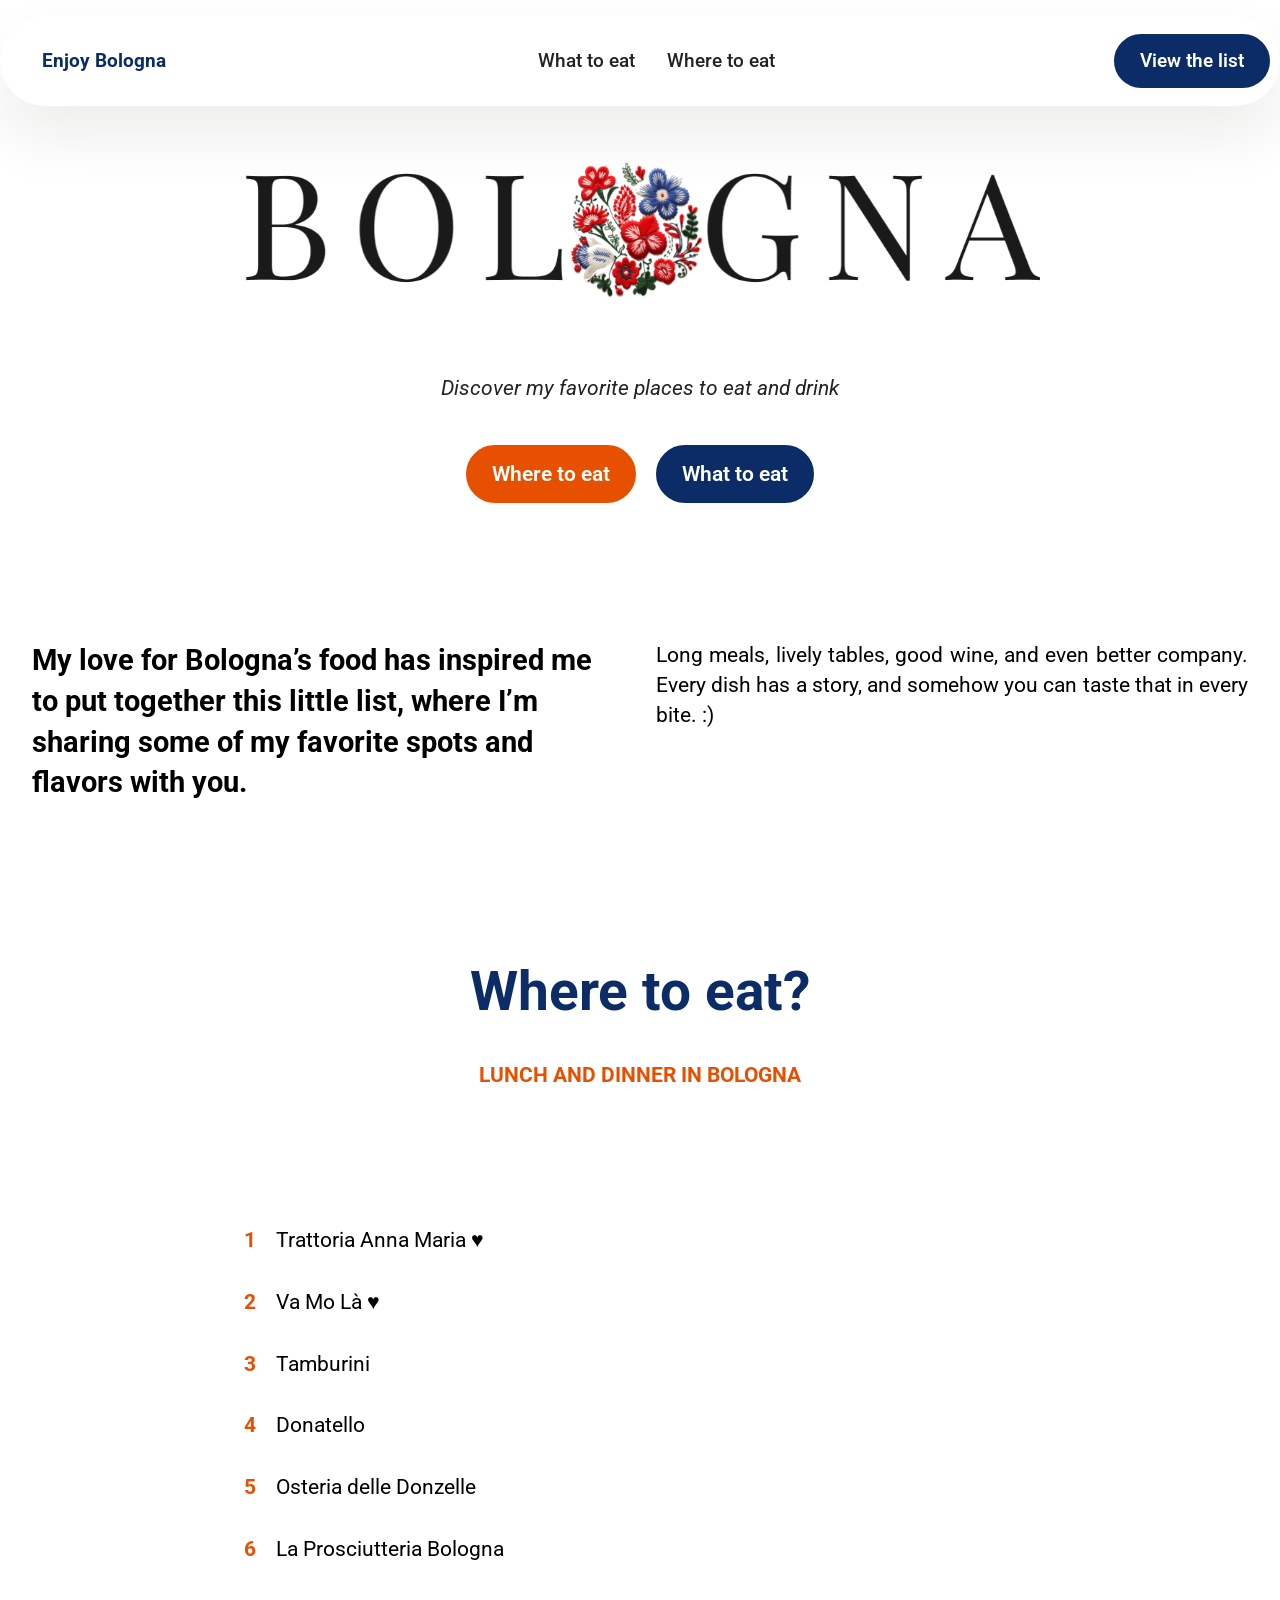
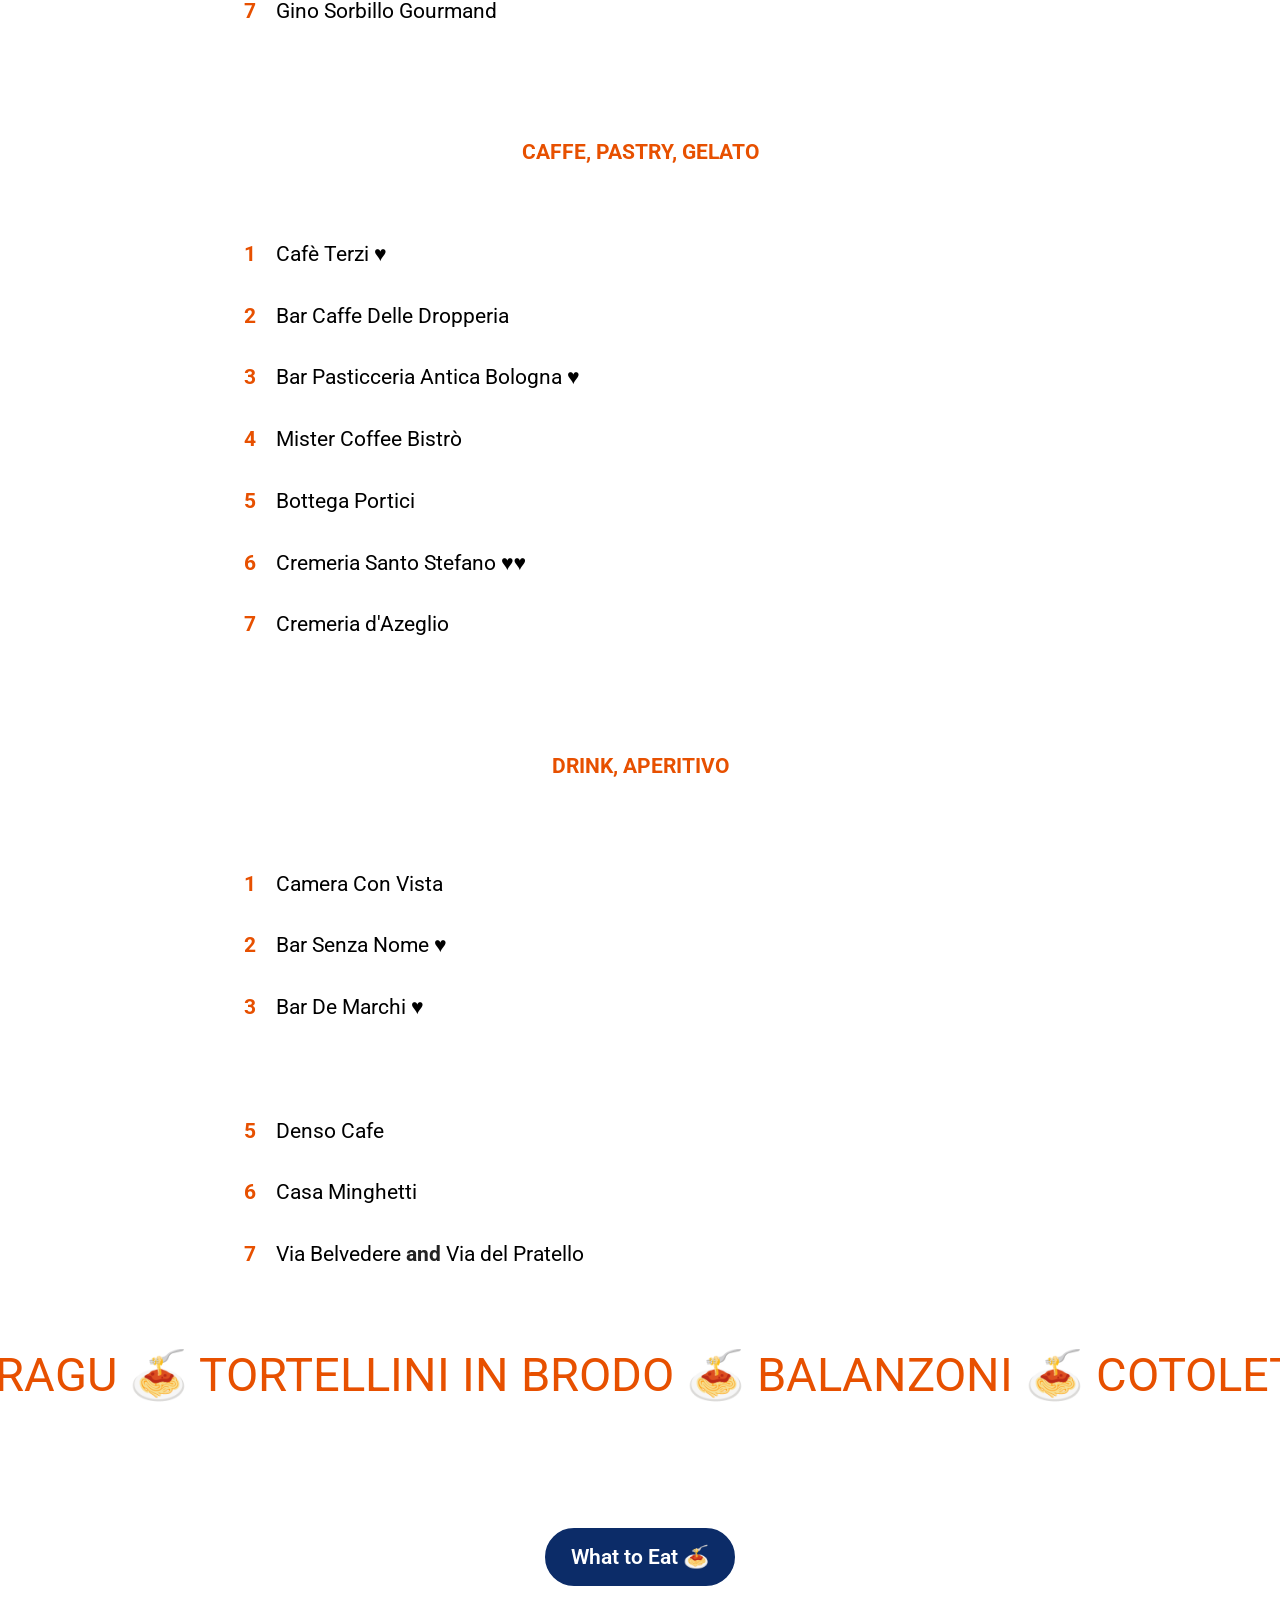
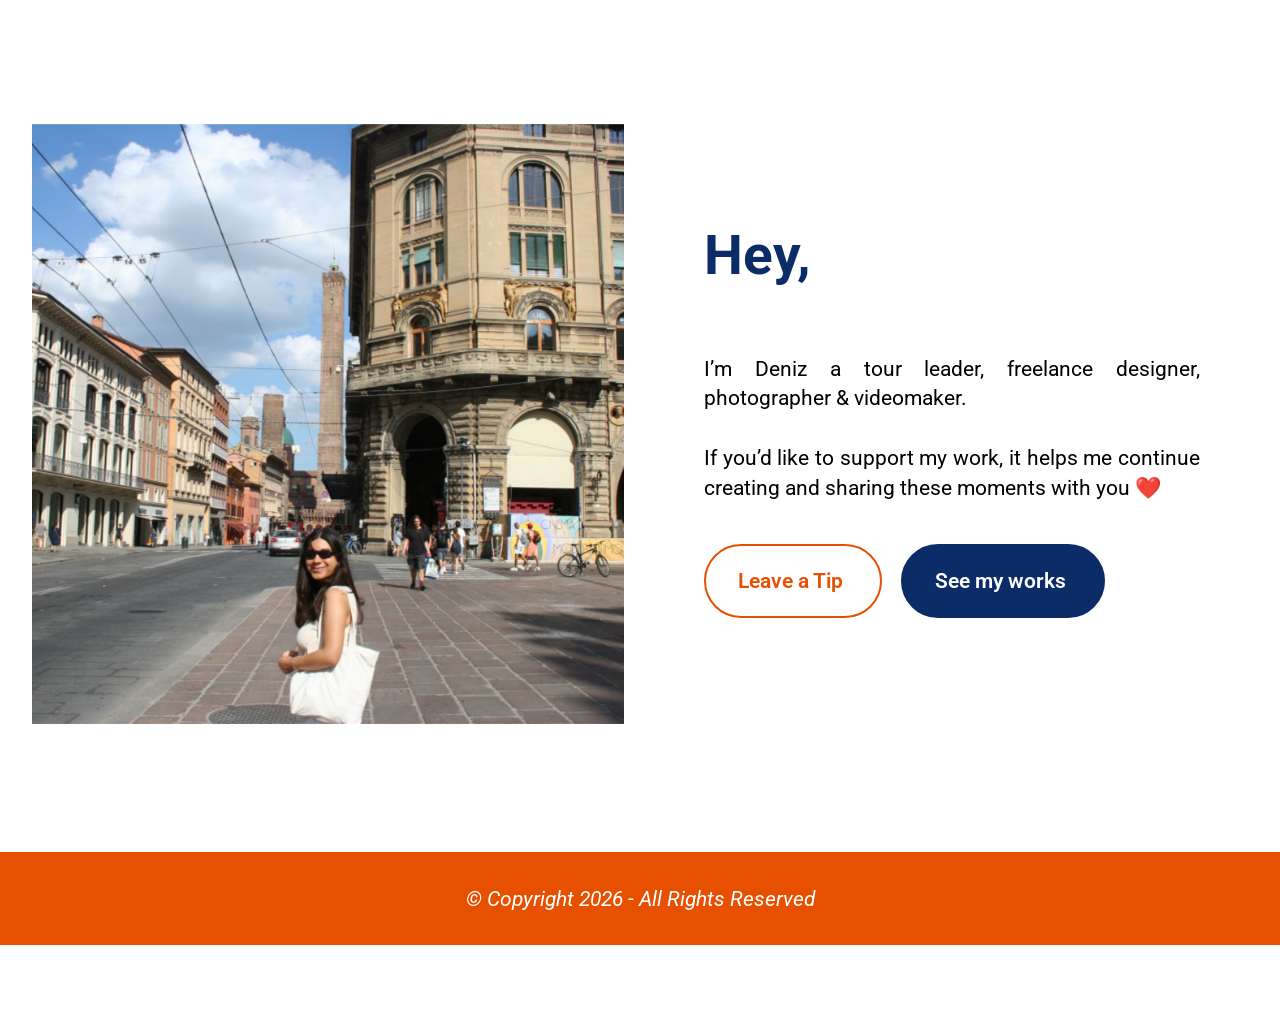
<file: index.html>
<!DOCTYPE html>
<html  >
<head>
  <meta charset="UTF-8">
  <meta http-equiv="X-UA-Compatible" content="IE=edge">
  <meta name="generator" content="Mobirise v6.1.12, mobirise.com">
  <meta name="viewport" content="width=device-width, initial-scale=1, minimum-scale=1">
  <link rel="shortcut icon" href="assets/images/logo.png" type="image/x-icon">
  <meta name="description" content="">
  
  
  <title>Home</title>
  <link rel="stylesheet" href="assets/web/assets/mobirise-icons2/mobirise2.css">
  <link rel="stylesheet" href="assets/bootstrap/css/bootstrap.min.css">
  <link rel="stylesheet" href="assets/animatecss/animate.css">
  <link rel="stylesheet" href="assets/dropdown/css/style.css">
  <link rel="stylesheet" href="assets/theme/css/style.css">
  <link rel="preload" href="https://fonts.googleapis.com/css?family=Roboto:100,200,300,400,500,600,700,800,900,100i,200i,300i,400i,500i,600i,700i,800i,900i&display=swap" as="style" onload="this.onload=null;this.rel='stylesheet'">
  <noscript><link rel="stylesheet" href="https://fonts.googleapis.com/css?family=Roboto:100,200,300,400,500,600,700,800,900,100i,200i,300i,400i,500i,600i,700i,800i,900i&display=swap"></noscript>
  <link rel="preload" as="style" href="assets/mobirise/css/mbr-additional.css?v=hOKp6X"><link rel="stylesheet" href="assets/mobirise/css/mbr-additional.css?v=hOKp6X" type="text/css">

  
  
  
</head>
<body>
  
  <section data-bs-version="5.1" class="menu menu1 cid-vg82bidpd6" once="menu" id="menu01-0">
	

	<nav class="navbar navbar-dropdown navbar-fixed-top navbar-expand-lg">
		<div class="container">
			<div class="navbar-brand">
				
				<span class="navbar-caption-wrap"><a class="navbar-caption text-secondary display-4" href="index.html">Enjoy Bologna</a></span>
			</div>
			<button class="navbar-toggler" type="button" data-toggle="collapse" data-bs-toggle="collapse" data-target="#navbarSupportedContent" data-bs-target="#navbarSupportedContent" aria-controls="navbarNavAltMarkup" aria-expanded="false" aria-label="Toggle navigation">
				<div class="hamburger">
					<span></span>
					<span></span>
					<span></span>
					<span></span>
				</div>
			</button>
			<div class="collapse navbar-collapse" id="navbarSupportedContent">
				<ul class="navbar-nav nav-dropdown" data-app-modern-menu="true"><li class="nav-item">
						<a class="nav-link link text-black text-primary display-4" href="page1.html">What to eat</a>
					</li>
					<li class="nav-item">
						<a class="nav-link link text-black text-primary display-4" href="index.html#article11-a" aria-expanded="false">Where to eat</a>
					</li></ul>
				
				<div class="navbar-buttons mbr-section-btn"><a class="btn btn-secondary display-4" href="index.html#article11-a">View the list</a></div>
			</div>
		</div>
	</nav>
</section>

<section data-bs-version="5.1" class="header12 cid-vg82g808bj" id="header12-1">
  
  

  <div class="text-center container">
    <div class="row mb-4 justify-content-center">
      <div class="col-12 col-md-8">
        <img class="w-100" src="assets/images/group-24-1108x340.png" alt="Mobirise Website Builder">
      </div>
    </div>
    <div class="row justify-content-center">
      <div class="col-md-12 content-head">
        <h3 class="mbr-section-title mbr-fonts-style mb-4 display-7"><em>Discover my favorite places to eat and drink</em></h3>
        <p class="mbr-text mbr-fonts-style mb-4 display-7"></p>
        <div class="mbr-section-btn mt-4"><a class="btn btn-primary display-7" href="index.html#article11-a">Where to eat</a> <a class="btn btn-secondary display-7" href="page1.html">What to eat</a></div>
      </div>
    </div>
  </div>
</section>

<section data-bs-version="5.1" class="article15 cid-vg84OAttHf" id="article15-5">
    
    <div class="container">
        <div class="row justify-content-center">
            <div class="col-12 col-md">
                
                <h6 class="mbr-section-subtitle mbr-fonts-style mt-0 mb-4 display-5"><strong>My love for Bologna’s food has inspired me to put together this little list, where I’m sharing some of my favorite spots and flavors with you.</strong><br><div><strong><br></strong></div></h6>
            </div>
            <div class="col-md-12 col-lg-6">
              <p class="mbr-text mbr-fonts-style mt-0 mb-0 display-7">Long meals, lively tables, good wine, and even better company. Every dish has a story, and somehow you can taste that in every bite. :)</p>
            </div>
        </div>
    </div>
</section>

<section data-bs-version="5.1" class="article11 cid-vg89yKFe2c" id="article11-a">
    

    
    
    <div class="container">
        <div class="row justify-content-center">
            <div class="title col-md-12 col-lg-10">
                <h3 class="mbr-section-title mbr-fonts-style align-center mt-0 mb-0 display-2">
                <strong>Where to eat?</strong></h3>
                <h4 class="mbr-section-subtitle align-center mbr-fonts-style mt-4 display-7"><strong>LUNCH AND DINNER IN BOLOGNA</strong></h4>
                
            </div>
        </div>
    </div>
</section>

<section data-bs-version="5.1" class="article17 cid-vg89HuxCyl" id="article17-b">
  

  <div class="container">
    <div class="row justify-content-center">
      <div class="counter-container col-md-12 col-lg-8">
        
        <div class="mbr-text mbr-fonts-style display-7">
          <ol>
            <li><a href="https://maps.app.goo.gl/szZFx6Laj6CTtCVg6" class="text-success" target="_blank">Trattoria Anna Maria ♥︎</a></li>
            <li><a href="https://maps.app.goo.gl/LfsDZBALx3za6W498" class="text-success" target="_blank">Va Mo Là ♥︎</a></li>
            <li><a href="https://maps.app.goo.gl/LNdFmv73BQvuNhrk7" class="text-success" target="_blank">Tamburini</a></li>
            <li><a href="https://maps.app.goo.gl/9AvZCsDwix2uCL3A9" class="text-success">Donatello</a></li><li><a href="https://maps.app.goo.gl/t3XsJHwRNCYa3WxS7" class="text-success" target="_blank">Osteria delle Donzelle</a></li><li><a href="https://maps.app.goo.gl/6oQYz7KYwk3Kwohk7" class="text-success" target="_blank">La Prosciutteria Bologna</a></li><li><a href="https://maps.app.goo.gl/ysLssgFmBUERVXDx5" class="text-success" target="_blank">Gino Sorbillo Gourmand</a></li>
          </ol>
          <ol>
          </ol>
        </div>
      </div>
    </div>
  </div>
</section>

<section data-bs-version="5.1" class="article11 cid-vg87wXh5kA" id="article11-7">
    

    
    
    <div class="container">
        <div class="row justify-content-center">
            <div class="title col-md-12 col-lg-10">
                
                <h4 class="mbr-section-subtitle align-center mbr-fonts-style mt-4 display-7"><strong>CAFFE, PASTRY, GELATO</strong></h4>
                
            </div>
        </div>
    </div>
</section>

<section data-bs-version="5.1" class="article17 cid-vg88e6Neu5" id="article17-9">
  

  <div class="container">
    <div class="row justify-content-center">
      <div class="counter-container col-md-12 col-lg-8">
        
        <div class="mbr-text mbr-fonts-style display-7">
          <ol>
            <li><strong><a href="https://maps.app.goo.gl/P8U839t531vrodfN7" class="text-success">Cafè Terzi ♥︎</a></strong></li><li><strong><a href="https://maps.app.goo.gl/WU8uqfpnPGJg5oTh9" class="text-success" target="_blank">Bar Caffe Delle Dropperia</a></strong></li><li><strong><a href="https://maps.app.goo.gl/2HY1BEKzMGFjm9tF8" class="text-success" target="_blank">Bar Pasticceria Antica Bologna ♥︎</a></strong></li><li><strong><a href="https://maps.app.goo.gl/nKzCDMDQkp4kw17L6" class="text-success" target="_blank">Mister Coffee Bistrò</a></strong></li><li><strong><a href="https://maps.app.goo.gl/7TZZcx1xAPENmr927" class="text-success" target="_blank">Bottega Portici</a></strong></li><li><strong><a href="https://maps.app.goo.gl/HTW6scRgbSK6YDUz9" class="text-success" target="_blank">Cremeria Santo Stefano ♥︎♥︎</a></strong></li><li><strong><a href="https://maps.app.goo.gl/gZKWxuSvLX2Wi6qw6" class="text-success" target="_blank">Cremeria d'Azeglio</a></strong></li>
          </ol>
          <ol>
          </ol>
        </div>
      </div>
    </div>
  </div>
</section>

<section data-bs-version="5.1" class="article11 cid-vg8aVaR2EJ" id="article11-c">
    

    
    
    <div class="container">
        <div class="row justify-content-center">
            <div class="title col-md-12 col-lg-10">
                
                <h4 class="mbr-section-subtitle align-center mbr-fonts-style mt-4 display-7"><strong>
                DRINK, APERITIVO</strong><br></h4>
                
            </div>
        </div>
    </div>
</section>

<section data-bs-version="5.1" class="article17 cid-vg8aZjlXh4" id="article17-d">
  

  <div class="container">
    <div class="row justify-content-center">
      <div class="counter-container col-md-12 col-lg-8">
        
        <div class="mbr-text mbr-fonts-style display-7">
          <ol>
            <li><strong><a href="https://maps.app.goo.gl/ximDfiU91ahv6T3E6" class="text-success" target="_blank">Camera Con Vista</a></strong></li><li><strong><a href="https://maps.app.goo.gl/pyXKmNRTGiFtVf1ZA" class="text-success" target="_blank">Bar Senza Nome ♥︎</a></strong></li><li><strong><a href="https://maps.app.goo.gl/FJNrn7uwGBeJ3kdR8" class="text-success" target="_blank">Bar De Marchi ♥︎</a></strong></li><li><strong><a href="https://maps.app.goo.gl/F3genJEpGw2R34bY9" class="text-success" target="_blank">Birreria Popolare</a></strong></li><li><strong><a href="https://maps.app.goo.gl/2rHUNsu6Dh4c9s2W9" class="text-success" target="_blank">Denso Cafe</a></strong></li><li><strong><a href="https://maps.app.goo.gl/whp3hUT3yNpzAfLR9" class="text-success" target="_blank">Casa Minghetti</a></strong></li><li><strong><a href="https://maps.app.goo.gl/n83forgA7vMc6PMg7" class="text-success" target="_blank">Via Belvedere </a>and <a href="https://maps.app.goo.gl/VrE1MZhdMWBvcW5u9" class="text-success" target="_blank">Via del Pratello&nbsp;</a></strong></li>
          </ol>
          <ol>
          </ol>
        </div>
      </div>
    </div>
  </div>
</section>

<section data-bs-version="5.1" class="gallery10 cid-vg8ihq9PuK" id="gallery10-e">
  


  <div class="container-fluid">

      <div class="loop-container">
        <div class="item display-1" data-linewords="TAGLIATELLE AL RAGU 🍝 TORTELLINI IN BRODO 🍝 BALANZONI 🍝 COTOLETTE BOLOGNESE 🍝 GRAMIGNA ALLA SALSICCIA 🍝  LASAGNE ALLA BOLOGNESE 🍝 TORTELLONI BURRO E SALVIA 🍝  PASSATELLI IN BRODO 🍝 MORTADELLA DI BOLOGNA 🍝   CRESCENTINE TIGELLE 🍝" data-direction="-1" data-speed="0.06">☁️ Best offers ☁️ Free delivery ☁️ Perfect design ☁️ Comfort ☁️ Support 24/7 ☁️ Vibes</div>
        <div class="item display-1" data-linewords="TAGLIATELLE AL RAGU 🍝 TORTELLINI IN BRODO 🍝 BALANZONI 🍝 COTOLETTE BOLOGNESE 🍝 GRAMIGNA ALLA SALSICCIA 🍝  LASAGNE ALLA BOLOGNESE 🍝 TORTELLONI BURRO E SALVIA 🍝  PASSATELLI IN BRODO 🍝 MORTADELLA DI BOLOGNA 🍝   CRESCENTINE TIGELLE 🍝" data-direction="-1" data-speed="0.06">☁️ Best offers ☁️ Free delivery ☁️ Perfect design ☁️ Comfort ☁️ Support 24/7 ☁️ Vibes</div>
      </div>
    
  </div>
</section>

<section data-bs-version="5.1" class="header12 cid-vg8B1AxcKP" id="header12-1c">
  
  

  <div class="text-center container">
    
    <div class="row justify-content-center">
      <div class="col-md-12 content-head">
        
        
        <div class="mbr-section-btn mt-4"><a class="btn btn-secondary display-7" href="page1.html">What to Eat 🍝</a></div>
      </div>
    </div>
  </div>
</section>

<section data-bs-version="5.1" class="features024 cid-vg8utOJDdG" id="features024-p">
  

  
  

  <div class="container">
    <div class="row justify-content-center align-items-center">
      <div class="col-12">
        <div class="card-wrapper">
          <div class="row">
            <div class="col-12 col-md-12 col-lg-6 image-wrapper">
              <img class="w-100" src="assets/images/img-697-1108x739.jpg" alt="">
            </div>
            <div class="col-12 col-lg col-md-12">
              <div class="text-wrapper align-left">
                <h5 class="mbr-section-title mbr-fonts-style mb-4 display-2"><strong>Hey,</strong></h5>
                
                <p class="mbr-text mbr-fonts-style mb-4 display-7"><br>I’m Deniz a tour leader, freelance designer, photographer &amp; videomaker.<br><br>If you’d like to support my work, it helps me continue creating and sharing these moments with you ❤️</p>
                <div class="mbr-section-btn mt-3"><a class="btn btn-lg btn-primary-outline display-7" href="https://pay.sumup.com/b2c/QMOIOUCL" target="_blank"> Leave a Tip&nbsp;</a> <a class="btn btn-lg btn-secondary display-7" href="https://www.instagram.com/denizkreative/" target="_blank">See my works&nbsp;</a></div>
              </div>
            </div>
          </div>
        </div>
      </div>
    </div>
  </div>
</section>

<section data-bs-version="5.1" class="footer4 cid-vg8DXjgne5" once="footers" id="footer04-1f">

    

    

    <div class="container">
        <div class="media-container-row align-center mbr-white">
            <div class="col-12">
                <p class="mbr-text mb-0 mbr-fonts-style display-7"><em>
                    © Copyright 2026 - All Rights Reserved
                </em></p>
            </div>
        </div>
    </div>
</section><section class="display-7" style="padding: 0;align-items: center;justify-content: center;flex-wrap: wrap;    align-content: center;display: flex;position: relative;height: 4rem;"><a href="Enjoy Bologna" style="flex: 1 1;height: 4rem;position: absolute;width: 100%;z-index: 1;"><img alt="" style="height: 4rem;" src="[data-uri]"></a><p style="margin: 0;text-align: center;" class="display-7">&#8204;</p></section><script src="assets/bootstrap/js/bootstrap.bundle.min.js"></script>  <script src="assets/smoothscroll/smooth-scroll.js"></script>  <script src="assets/ytplayer/index.js"></script>  <script src="assets/dropdown/js/navbar-dropdown.js"></script>  <script src="assets/theme/js/script.js"></script>  
  
  
  <input name="animation" type="hidden">
  </body>
</html>
</file>
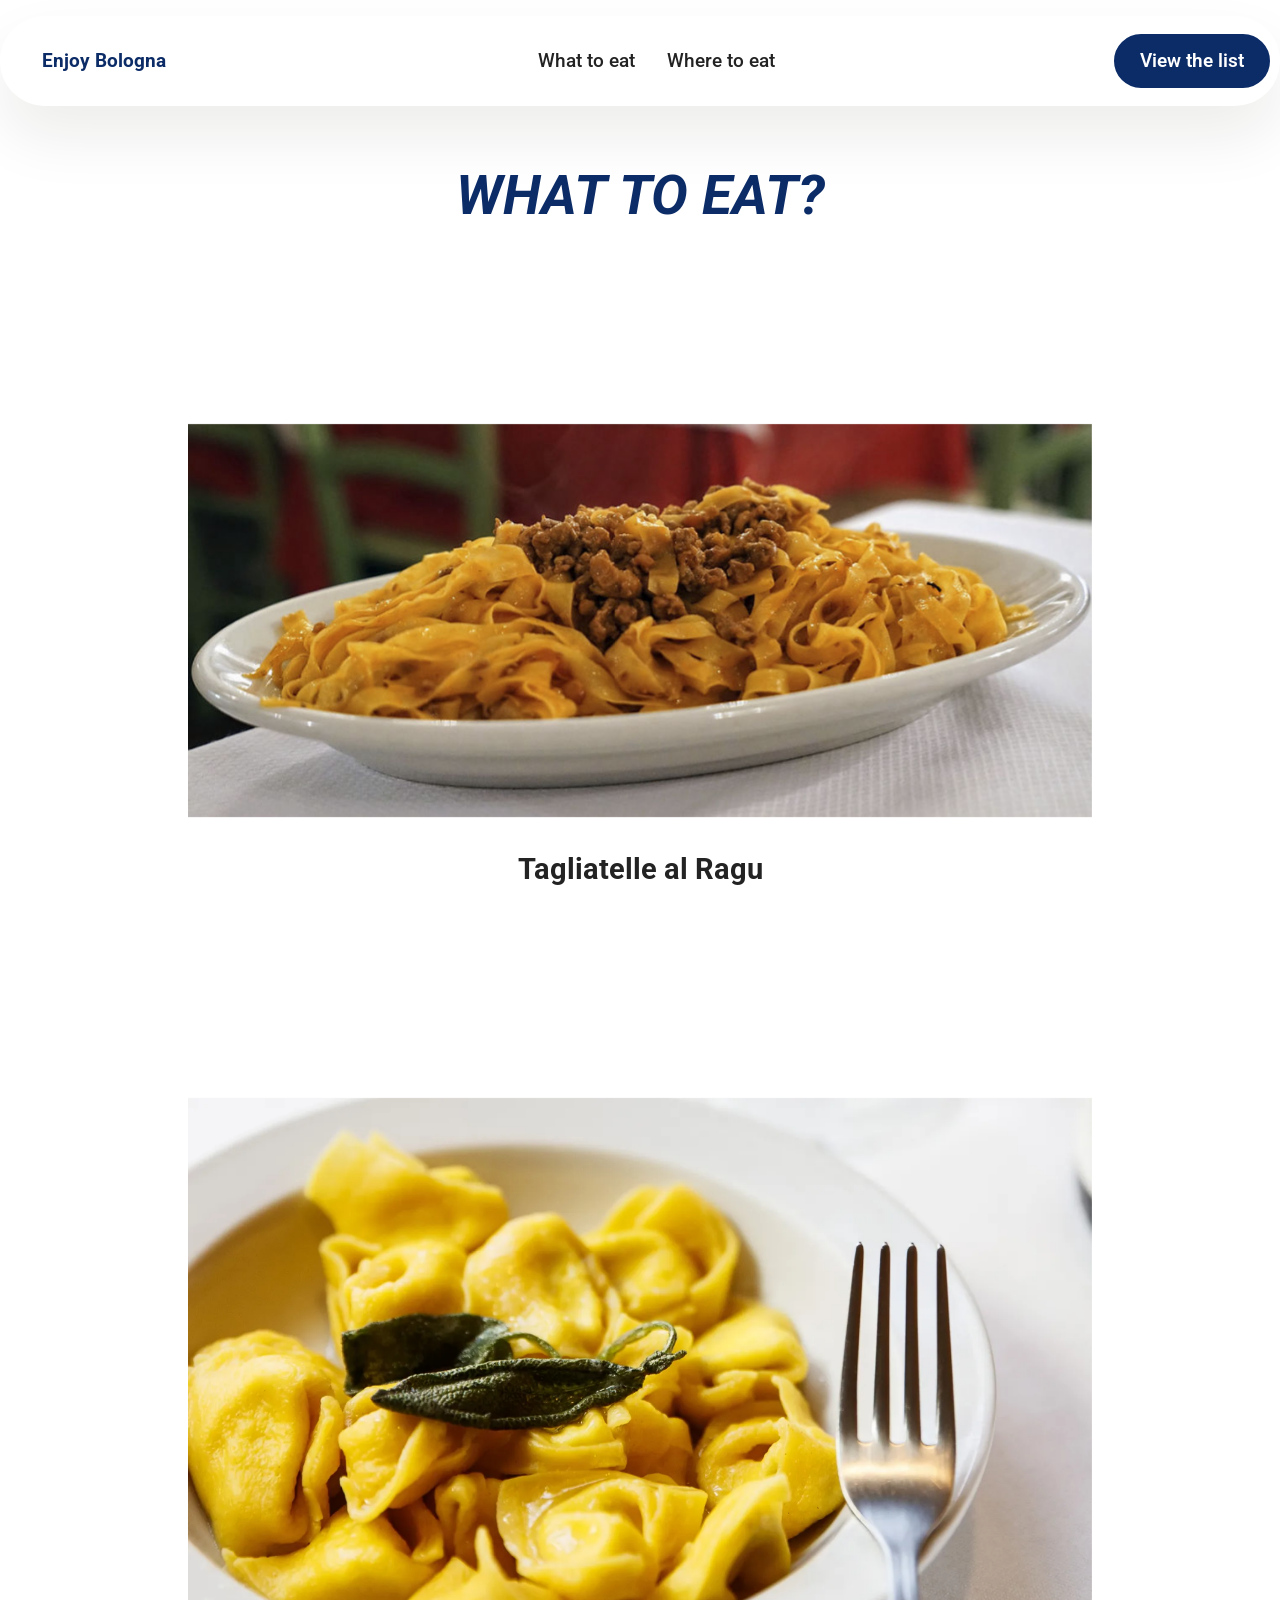
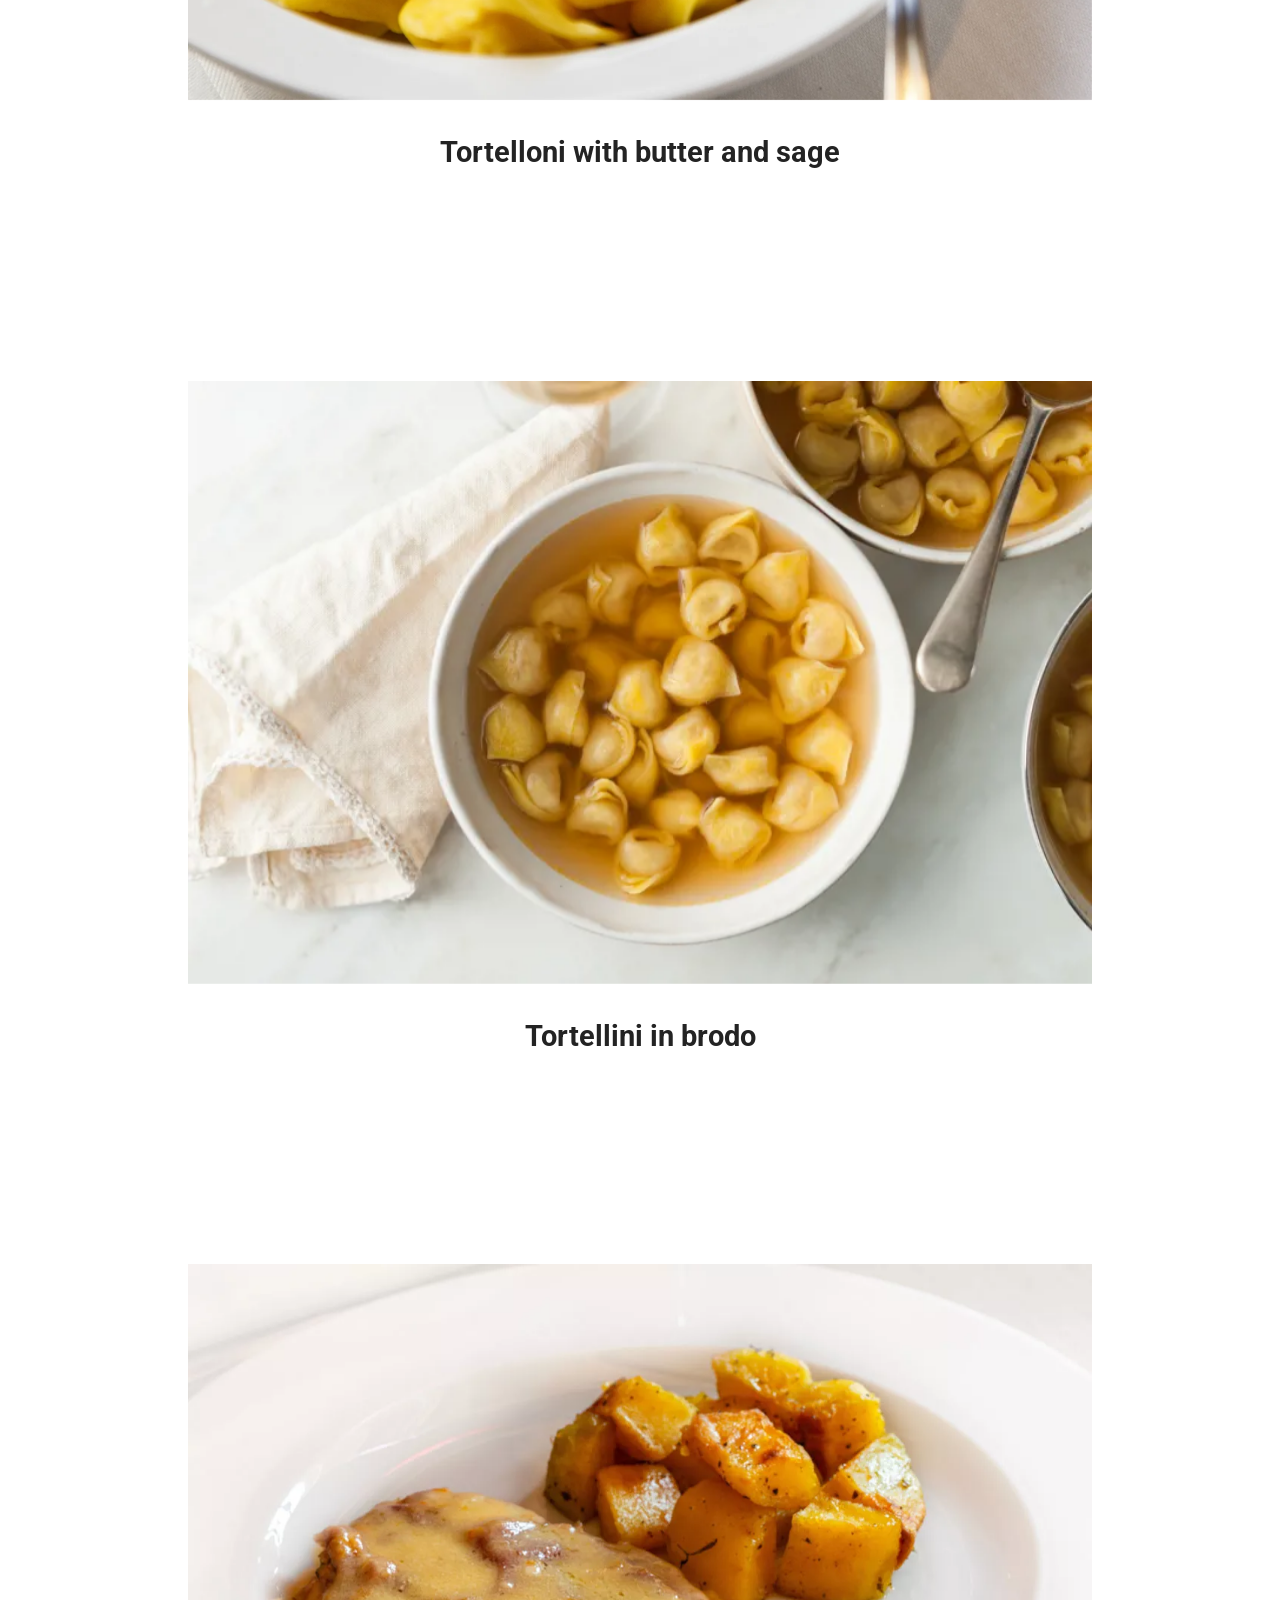
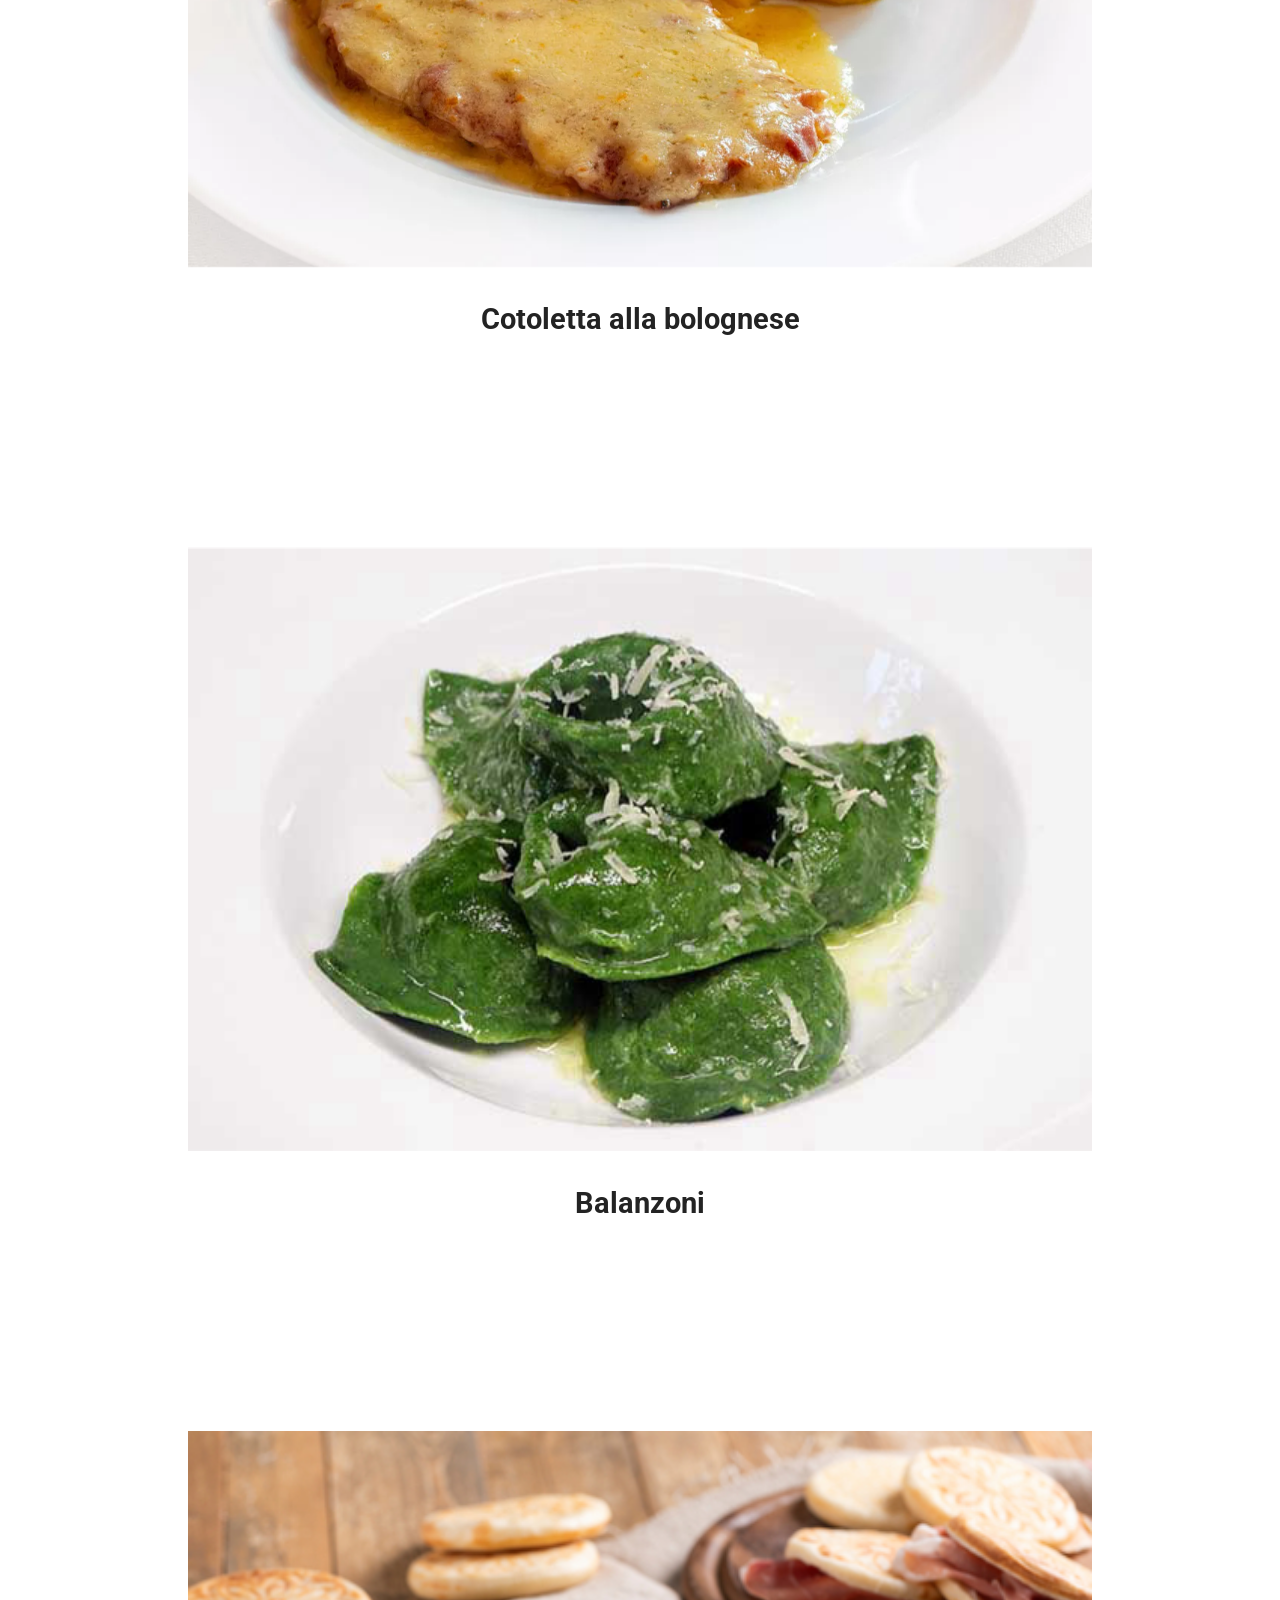
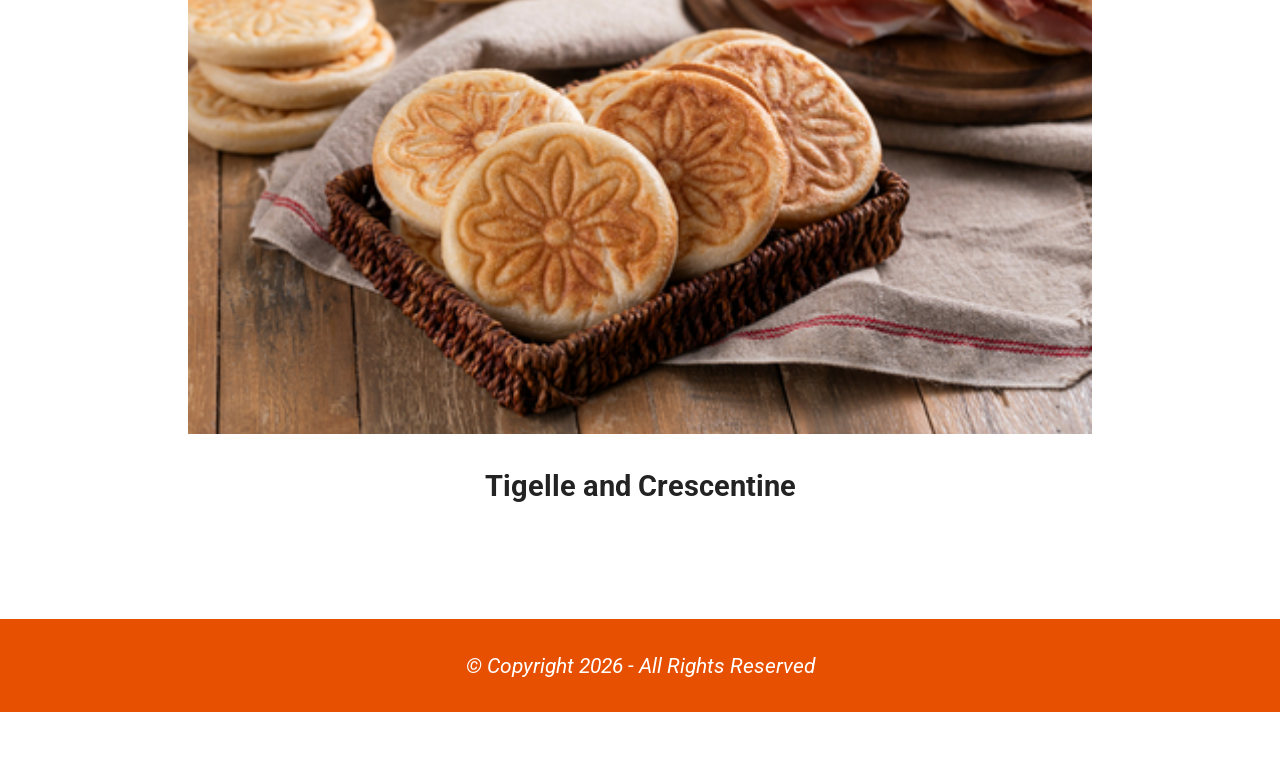
<file: page1.html>
<!DOCTYPE html>
<html  >
<head>
  <meta charset="UTF-8">
  <meta http-equiv="X-UA-Compatible" content="IE=edge">
  <meta name="generator" content="Mobirise v6.1.12, mobirise.com">
  <meta name="viewport" content="width=device-width, initial-scale=1, minimum-scale=1">
  <link rel="shortcut icon" href="assets/images/logo.png" type="image/x-icon">
  <meta name="description" content="">
  
  
  <title>What to eat</title>
  <link rel="stylesheet" href="assets/web/assets/mobirise-icons2/mobirise2.css">
  <link rel="stylesheet" href="assets/bootstrap/css/bootstrap.min.css">
  <link rel="stylesheet" href="assets/animatecss/animate.css">
  <link rel="stylesheet" href="assets/dropdown/css/style.css">
  <link rel="stylesheet" href="assets/theme/css/style.css">
  <link rel="preload" href="https://fonts.googleapis.com/css?family=Roboto:100,200,300,400,500,600,700,800,900,100i,200i,300i,400i,500i,600i,700i,800i,900i&display=swap" as="style" onload="this.onload=null;this.rel='stylesheet'">
  <noscript><link rel="stylesheet" href="https://fonts.googleapis.com/css?family=Roboto:100,200,300,400,500,600,700,800,900,100i,200i,300i,400i,500i,600i,700i,800i,900i&display=swap"></noscript>
  <link rel="preload" as="style" href="assets/mobirise/css/mbr-additional.css?v=TpMwtr"><link rel="stylesheet" href="assets/mobirise/css/mbr-additional.css?v=TpMwtr" type="text/css">

  
  
  
</head>
<body>
  
  <section data-bs-version="5.1" class="menu menu1 cid-vg82bidpd6" once="menu" id="menu01-13">
	

	<nav class="navbar navbar-dropdown navbar-fixed-top navbar-expand-lg">
		<div class="container">
			<div class="navbar-brand">
				
				<span class="navbar-caption-wrap"><a class="navbar-caption text-secondary display-4" href="index.html">Enjoy Bologna</a></span>
			</div>
			<button class="navbar-toggler" type="button" data-toggle="collapse" data-bs-toggle="collapse" data-target="#navbarSupportedContent" data-bs-target="#navbarSupportedContent" aria-controls="navbarNavAltMarkup" aria-expanded="false" aria-label="Toggle navigation">
				<div class="hamburger">
					<span></span>
					<span></span>
					<span></span>
					<span></span>
				</div>
			</button>
			<div class="collapse navbar-collapse" id="navbarSupportedContent">
				<ul class="navbar-nav nav-dropdown" data-app-modern-menu="true"><li class="nav-item">
						<a class="nav-link link text-black text-primary display-4" href="page1.html">What to eat</a>
					</li>
					<li class="nav-item">
						<a class="nav-link link text-black text-primary display-4" href="index.html#article11-a" aria-expanded="false">Where to eat</a>
					</li></ul>
				
				<div class="navbar-buttons mbr-section-btn"><a class="btn btn-secondary display-4" href="index.html#article11-a">View the list</a></div>
			</div>
		</div>
	</nav>
</section>

<section data-bs-version="5.1" class="article11 cid-vg8zBg2BZd" id="article11-14">
    

    
    
    <div class="container">
        <div class="row justify-content-center">
            <div class="title col-md-12 col-lg-10">
                <h3 class="mbr-section-title mbr-fonts-style align-center mt-0 mb-0 display-2">
                <strong><em>WHAT TO EAT?</em></strong></h3>
                
                
            </div>
        </div>
    </div>
</section>

<section data-bs-version="5.1" class="image01 cid-vg8zIcjuVR" id="image01-15">
  

  
  

  <div class="container">
    <div class="row justify-content-center">
      <div class="col-12 col-lg-9">
        <div class="image-wrapper mb-4">
          <img class="w-100" src="assets/images/taglaitelel-ragu.jpg" alt="">
        </div>
        <h4 class="mbr-description mbr-fonts-style mb-3 align-center display-5"><strong>Tagliatelle al Ragu</strong></h4>
        <p class="mbr-description mbr-fonts-style mb-0 align-center display-7"></p>
      </div>
    </div>
  </div>
</section>

<section data-bs-version="5.1" class="image01 cid-vg8A2e0Iev" id="image01-16">
  

  
  

  <div class="container">
    <div class="row justify-content-center">
      <div class="col-12 col-lg-9">
        <div class="image-wrapper mb-4">
          <img class="w-100" src="assets/images/tortelloni-di-ricotta-con-burro-e-salvia.webp" alt="">
        </div>
        <h4 class="mbr-description mbr-fonts-style mb-3 align-center display-5"><strong>Tortelloni with butter and sage</strong></h4>
        <p class="mbr-description mbr-fonts-style mb-0 align-center display-7"></p>
      </div>
    </div>
  </div>
</section>

<section data-bs-version="5.1" class="image01 cid-vg8A6FtwI9" id="image01-17">
  

  
  

  <div class="container">
    <div class="row justify-content-center">
      <div class="col-12 col-lg-9">
        <div class="image-wrapper mb-4">
          <img class="w-100" src="assets/images/img80313.whqc-768x512q80.webp" alt="">
        </div>
        <h4 class="mbr-description mbr-fonts-style mb-3 align-center display-5"><strong>Tortellini in brodo</strong></h4>
        <p class="mbr-description mbr-fonts-style mb-0 align-center display-7"></p>
      </div>
    </div>
  </div>
</section>

<section data-bs-version="5.1" class="image01 cid-vg8AbW3AlS" id="image01-18">
  

  
  

  <div class="container">
    <div class="row justify-content-center">
      <div class="col-12 col-lg-9">
        <div class="image-wrapper mb-4">
          <img class="w-100" src="assets/images/cotoletta-bolognese-petroniana.jpg.webp" alt="">
        </div>
        <h4 class="mbr-description mbr-fonts-style mb-3 align-center display-5"><strong>Cotoletta alla bolognese</strong></h4>
        <p class="mbr-description mbr-fonts-style mb-0 align-center display-7"></p>
      </div>
    </div>
  </div>
</section>

<section data-bs-version="5.1" class="image01 cid-vg8AguY8PR" id="image01-19">
  

  
  

  <div class="container">
    <div class="row justify-content-center">
      <div class="col-12 col-lg-9">
        <div class="image-wrapper mb-4">
          <img class="w-100" src="assets/images/deniz-1-600x400.jpg" alt="">
        </div>
        <h4 class="mbr-description mbr-fonts-style mb-3 align-center display-5"><strong>Balanzoni</strong></h4>
        <p class="mbr-description mbr-fonts-style mb-0 align-center display-7"></p>
      </div>
    </div>
  </div>
</section>

<section data-bs-version="5.1" class="image01 cid-vg8Amh0z4S" id="image01-1a">
  

  
  

  <div class="container">
    <div class="row justify-content-center">
      <div class="col-12 col-lg-9">
        <div class="image-wrapper mb-4">
          <img class="w-100" src="assets/images/crescentine-o-tigelle-450x300.jpg.webp" alt="">
        </div>
        <h4 class="mbr-description mbr-fonts-style mb-3 align-center display-5"><strong>Tigelle and Crescentine</strong></h4>
        <p class="mbr-description mbr-fonts-style mb-0 align-center display-7"></p>
      </div>
    </div>
  </div>
</section>

<section data-bs-version="5.1" class="footer4 cid-vg8DXjgne5" once="footers" id="footer04-1f">

    

    

    <div class="container">
        <div class="media-container-row align-center mbr-white">
            <div class="col-12">
                <p class="mbr-text mb-0 mbr-fonts-style display-7"><em>
                    © Copyright 2026 - All Rights Reserved
                </em></p>
            </div>
        </div>
    </div>
</section><section class="display-7" style="padding: 0;align-items: center;justify-content: center;flex-wrap: wrap;    align-content: center;display: flex;position: relative;height: 4rem;"><a href="Enjoy Bologna" style="flex: 1 1;height: 4rem;position: absolute;width: 100%;z-index: 1;"><img alt="" style="height: 4rem;" src="[data-uri]"></a><p style="margin: 0;text-align: center;" class="display-7">&#8204;</p></section><script src="assets/bootstrap/js/bootstrap.bundle.min.js"></script>  <script src="assets/smoothscroll/smooth-scroll.js"></script>  <script src="assets/ytplayer/index.js"></script>  <script src="assets/dropdown/js/navbar-dropdown.js"></script>  <script src="assets/theme/js/script.js"></script>  
  
  
  <input name="animation" type="hidden">
  </body>
</html>
</file>
<file: assets/web/assets/mobirise-icons2/mobirise2.css>
@font-face {
  font-family: 'Moririse2';
  font-display: swap;
  src:  url('mobirise2.eot?f2bix4');
  src:  url('mobirise2.eot?f2bix4#iefix') format('embedded-opentype'),
    url('mobirise2.woff2?f2bix4') format('woff2'),
    url('mobirise2.woff?f2bix4') format('woff'),
    url('mobirise2.ttf?f2bix4') format('truetype'),
    url('mobirise2.svg?f2bix4#mobirise2') format('svg');
  font-weight: normal;
  font-style: normal;
}

[class^="mobi-"], [class*=" mobi-"] {
  /* use !important to prevent issues with browser extensions that change fonts */
  font-family: 'Moririse2' !important;
  speak: none;
  font-style: normal;
  font-weight: normal;
  font-variant: normal;
  text-transform: none;
  line-height: 1;

  /* Better Font Rendering =========== */
  -webkit-font-smoothing: antialiased;
  -moz-osx-font-smoothing: grayscale;
}

.mobi-mbri-add-submenu:before {
  content: "\e900";
}
.mobi-mbri-alert:before {
  content: "\e901";
}
.mobi-mbri-align-center:before {
  content: "\e902";
}
.mobi-mbri-align-justify:before {
  content: "\e903";
}
.mobi-mbri-align-left:before {
  content: "\e904";
}
.mobi-mbri-align-right:before {
  content: "\e905";
}
.mobi-mbri-android:before {
  content: "\e906";
}
.mobi-mbri-apple:before {
  content: "\e907";
}
.mobi-mbri-arrow-down:before {
  content: "\e908";
}
.mobi-mbri-arrow-next:before {
  content: "\e909";
}
.mobi-mbri-arrow-prev:before {
  content: "\e90a";
}
.mobi-mbri-arrow-up:before {
  content: "\e90b";
}
.mobi-mbri-bold:before {
  content: "\e90c";
}
.mobi-mbri-bookmark:before {
  content: "\e90d";
}
.mobi-mbri-bootstrap:before {
  content: "\e90e";
}
.mobi-mbri-briefcase:before {
  content: "\e90f";
}
.mobi-mbri-browse:before {
  content: "\e910";
}
.mobi-mbri-bulleted-list:before {
  content: "\e911";
}
.mobi-mbri-calendar:before {
  content: "\e912";
}
.mobi-mbri-camera:before {
  content: "\e913";
}
.mobi-mbri-cart-add:before {
  content: "\e914";
}
.mobi-mbri-cart-full:before {
  content: "\e915";
}
.mobi-mbri-cash:before {
  content: "\e916";
}
.mobi-mbri-change-style:before {
  content: "\e917";
}
.mobi-mbri-chat:before {
  content: "\e918";
}
.mobi-mbri-clock:before {
  content: "\e919";
}
.mobi-mbri-close:before {
  content: "\e91a";
}
.mobi-mbri-cloud:before {
  content: "\e91b";
}
.mobi-mbri-code:before {
  content: "\e91c";
}
.mobi-mbri-contact-form:before {
  content: "\e91d";
}
.mobi-mbri-credit-card:before {
  content: "\e91e";
}
.mobi-mbri-cursor-click:before {
  content: "\e91f";
}
.mobi-mbri-cust-feedback:before {
  content: "\e920";
}
.mobi-mbri-database:before {
  content: "\e921";
}
.mobi-mbri-delivery:before {
  content: "\e922";
}
.mobi-mbri-desktop:before {
  content: "\e923";
}
.mobi-mbri-devices:before {
  content: "\e924";
}
.mobi-mbri-down:before {
  content: "\e925";
}
.mobi-mbri-download-2:before {
  content: "\e926";
}
.mobi-mbri-download:before {
  content: "\e927";
}
.mobi-mbri-drag-n-drop-2:before {
  content: "\e928";
}
.mobi-mbri-drag-n-drop:before {
  content: "\e929";
}
.mobi-mbri-edit-2:before {
  content: "\e92a";
}
.mobi-mbri-edit:before {
  content: "\e92b";
}
.mobi-mbri-error:before {
  content: "\e92c";
}
.mobi-mbri-extension:before {
  content: "\e92d";
}
.mobi-mbri-features:before {
  content: "\e92e";
}
.mobi-mbri-file:before {
  content: "\e92f";
}
.mobi-mbri-flag:before {
  content: "\e930";
}
.mobi-mbri-folder:before {
  content: "\e931";
}
.mobi-mbri-gift:before {
  content: "\e932";
}
.mobi-mbri-github:before {
  content: "\e933";
}
.mobi-mbri-globe-2:before {
  content: "\e934";
}
.mobi-mbri-globe:before {
  content: "\e935";
}
.mobi-mbri-growing-chart:before {
  content: "\e936";
}
.mobi-mbri-hearth:before {
  content: "\e937";
}
.mobi-mbri-help:before {
  content: "\e938";
}
.mobi-mbri-home:before {
  content: "\e939";
}
.mobi-mbri-hot-cup:before {
  content: "\e93a";
}
.mobi-mbri-idea:before {
  content: "\e93b";
}
.mobi-mbri-image-gallery:before {
  content: "\e93c";
}
.mobi-mbri-image-slider:before {
  content: "\e93d";
}
.mobi-mbri-info:before {
  content: "\e93e";
}
.mobi-mbri-italic:before {
  content: "\e93f";
}
.mobi-mbri-key:before {
  content: "\e940";
}
.mobi-mbri-laptop:before {
  content: "\e941";
}
.mobi-mbri-layers:before {
  content: "\e942";
}
.mobi-mbri-left-right:before {
  content: "\e943";
}
.mobi-mbri-left:before {
  content: "\e944";
}
.mobi-mbri-letter:before {
  content: "\e945";
}
.mobi-mbri-like:before {
  content: "\e946";
}
.mobi-mbri-link:before {
  content: "\e947";
}
.mobi-mbri-lock:before {
  content: "\e948";
}
.mobi-mbri-login:before {
  content: "\e949";
}
.mobi-mbri-logout:before {
  content: "\e94a";
}
.mobi-mbri-magic-stick:before {
  content: "\e94b";
}
.mobi-mbri-map-pin:before {
  content: "\e94c";
}
.mobi-mbri-menu:before {
  content: "\e94d";
}
.mobi-mbri-mobile-2:before {
  content: "\e94e";
}
.mobi-mbri-mobile-horizontal:before {
  content: "\e94f";
}
.mobi-mbri-mobile:before {
  content: "\e950";
}
.mobi-mbri-mobirise:before {
  content: "\e951";
}
.mobi-mbri-more-horizontal:before {
  content: "\e952";
}
.mobi-mbri-more-vertical:before {
  content: "\e953";
}
.mobi-mbri-music:before {
  content: "\e954";
}
.mobi-mbri-new-file:before {
  content: "\e955";
}
.mobi-mbri-numbered-list:before {
  content: "\e956";
}
.mobi-mbri-opened-folder:before {
  content: "\e957";
}
.mobi-mbri-pages:before {
  content: "\e958";
}
.mobi-mbri-paper-plane:before {
  content: "\e959";
}
.mobi-mbri-paperclip:before {
  content: "\e95a";
}
.mobi-mbri-phone:before {
  content: "\e95b";
}
.mobi-mbri-photo:before {
  content: "\e95c";
}
.mobi-mbri-photos:before {
  content: "\e95d";
}
.mobi-mbri-pin:before {
  content: "\e95e";
}
.mobi-mbri-play:before {
  content: "\e95f";
}
.mobi-mbri-plus:before {
  content: "\e960";
}
.mobi-mbri-preview:before {
  content: "\e961";
}
.mobi-mbri-print:before {
  content: "\e962";
}
.mobi-mbri-protect:before {
  content: "\e963";
}
.mobi-mbri-question:before {
  content: "\e964";
}
.mobi-mbri-quote-left:before {
  content: "\e965";
}
.mobi-mbri-quote-right:before {
  content: "\e966";
}
.mobi-mbri-redo:before {
  content: "\e967";
}
.mobi-mbri-refresh:before {
  content: "\e968";
}
.mobi-mbri-responsive-2:before {
  content: "\e969";
}
.mobi-mbri-responsive:before {
  content: "\e96a";
}
.mobi-mbri-right:before {
  content: "\e96b";
}
.mobi-mbri-rocket:before {
  content: "\e96c";
}
.mobi-mbri-sad-face:before {
  content: "\e96d";
}
.mobi-mbri-sale:before {
  content: "\e96e";
}
.mobi-mbri-save:before {
  content: "\e96f";
}
.mobi-mbri-search:before {
  content: "\e970";
}
.mobi-mbri-setting-2:before {
  content: "\e971";
}
.mobi-mbri-setting-3:before {
  content: "\e972";
}
.mobi-mbri-setting:before {
  content: "\e973";
}
.mobi-mbri-share:before {
  content: "\e974";
}
.mobi-mbri-shopping-bag:before {
  content: "\e975";
}
.mobi-mbri-shopping-basket:before {
  content: "\e976";
}
.mobi-mbri-shopping-cart:before {
  content: "\e977";
}
.mobi-mbri-sites:before {
  content: "\e978";
}
.mobi-mbri-smile-face:before {
  content: "\e979";
}
.mobi-mbri-speed:before {
  content: "\e97a";
}
.mobi-mbri-star:before {
  content: "\e97b";
}
.mobi-mbri-success:before {
  content: "\e97c";
}
.mobi-mbri-sun:before {
  content: "\e97d";
}
.mobi-mbri-sun2:before {
  content: "\e97e";
}
.mobi-mbri-tablet-vertical:before {
  content: "\e97f";
}
.mobi-mbri-tablet:before {
  content: "\e980";
}
.mobi-mbri-target:before {
  content: "\e981";
}
.mobi-mbri-timer:before {
  content: "\e982";
}
.mobi-mbri-to-ftp:before {
  content: "\e983";
}
.mobi-mbri-to-local-drive:before {
  content: "\e984";
}
.mobi-mbri-touch-swipe:before {
  content: "\e985";
}
.mobi-mbri-touch:before {
  content: "\e986";
}
.mobi-mbri-trash:before {
  content: "\e987";
}
.mobi-mbri-underline:before {
  content: "\e988";
}
.mobi-mbri-undo:before {
  content: "\e989";
}
.mobi-mbri-unlink:before {
  content: "\e98a";
}
.mobi-mbri-unlock:before {
  content: "\e98b";
}
.mobi-mbri-up-down:before {
  content: "\e98c";
}
.mobi-mbri-up:before {
  content: "\e98d";
}
.mobi-mbri-update:before {
  content: "\e98e";
}
.mobi-mbri-upload-2:before {
  content: "\e98f";
}
.mobi-mbri-upload:before {
  content: "\e990";
}
.mobi-mbri-user-2:before {
  content: "\e991";
}
.mobi-mbri-user:before {
  content: "\e992";
}
.mobi-mbri-users:before {
  content: "\e993";
}
.mobi-mbri-video-play:before {
  content: "\e994";
}
.mobi-mbri-video:before {
  content: "\e995";
}
.mobi-mbri-watch:before {
  content: "\e996";
}
.mobi-mbri-website-theme-2:before {
  content: "\e997";
}
.mobi-mbri-website-theme:before {
  content: "\e998";
}
.mobi-mbri-wifi:before {
  content: "\e999";
}
.mobi-mbri-windows:before {
  content: "\e99a";
}
.mobi-mbri-zoom-in:before {
  content: "\e99b";
}
.mobi-mbri-zoom-out:before {
  content: "\e99c";
}
</file>
<file: assets/dropdown/css/style.css>
.navbar-dropdown {
  left: 0;
  padding: 0;
  position: absolute;
  right: 0;
  top: 0;
  transition: all 0.45s ease;
  z-index: 1030;
  background: #282828; }
  .navbar-dropdown .navbar-logo {
    margin-right: 0.8rem;
    transition: margin 0.3s ease-in-out;
    vertical-align: middle; }
    .navbar-dropdown .navbar-logo img {
      height: 3.125rem;
      transition: all 0.3s ease-in-out; }
    .navbar-dropdown .navbar-logo.mbr-iconfont {
      font-size: 3.125rem;
      line-height: 3.125rem; }
  .navbar-dropdown .navbar-caption {
    font-weight: 700;
    white-space: normal;
    vertical-align: -4px;
    line-height: 3.125rem !important; }
    .navbar-dropdown .navbar-caption, .navbar-dropdown .navbar-caption:hover {
      color: inherit;
      text-decoration: none; }
  .navbar-dropdown .mbr-iconfont + .navbar-caption {
    vertical-align: -1px; }
  .navbar-dropdown.navbar-fixed-top {
    position: fixed; }
  .navbar-dropdown .navbar-brand span {
    vertical-align: -4px; }
  .navbar-dropdown.bg-color.transparent {
    background: none; }
  .navbar-dropdown.navbar-short .navbar-brand {
    padding: 0.625rem 0; }
    .navbar-dropdown.navbar-short .navbar-brand span {
      vertical-align: -1px; }
  .navbar-dropdown.navbar-short .navbar-caption {
    line-height: 2.375rem !important;
    vertical-align: -2px; }
  .navbar-dropdown.navbar-short .navbar-logo {
    margin-right: 0.5rem; }
    .navbar-dropdown.navbar-short .navbar-logo img {
      height: 2.375rem; }
    .navbar-dropdown.navbar-short .navbar-logo.mbr-iconfont {
      font-size: 2.375rem;
      line-height: 2.375rem; }
  .navbar-dropdown.navbar-short .mbr-table-cell {
    height: 3.625rem; }
  .navbar-dropdown .navbar-close {
    left: 0.6875rem;
    position: fixed;
    top: 0.75rem;
    z-index: 1000; }
  .navbar-dropdown .hamburger-icon {
    content: "";
    display: inline-block;
    vertical-align: middle;
    width: 16px;
    -webkit-box-shadow: 0 -6px 0 1px #282828,0 0 0 1px #282828,0 6px 0 1px #282828;
    -moz-box-shadow: 0 -6px 0 1px #282828,0 0 0 1px #282828,0 6px 0 1px #282828;
    box-shadow: 0 -6px 0 1px #282828,0 0 0 1px #282828,0 6px 0 1px #282828; }

.dropdown-menu .dropdown-toggle[data-toggle="dropdown-submenu"]::after {
  border-bottom: 0.35em solid transparent;
  border-left: 0.35em solid;
  border-right: 0;
  border-top: 0.35em solid transparent;
  margin-left: 0.3rem; }

.dropdown-menu .dropdown-item:focus {
  outline: 0; }

.nav-dropdown {
  font-size: 0.75rem;
  font-weight: 500;
  height: auto !important; }
  .nav-dropdown .nav-btn {
    padding-left: 1rem; }
  .nav-dropdown .link {
    margin: .667em 1.667em;
    font-weight: 500;
    padding: 0;
    transition: color .2s ease-in-out; }
    .nav-dropdown .link.dropdown-toggle {
      margin-right: 2.583em; }
      .nav-dropdown .link.dropdown-toggle::after {
        margin-left: .25rem;
        border-top: 0.35em solid;
        border-right: 0.35em solid transparent;
        border-left: 0.35em solid transparent;
        border-bottom: 0; }
      .nav-dropdown .link.dropdown-toggle[aria-expanded="true"] {
        margin: 0;
        padding: 0.667em 3.263em  0.667em 1.667em; }
  .nav-dropdown .link::after,
  .nav-dropdown .dropdown-item::after {
    color: inherit; }
  .nav-dropdown .btn {
    font-size: 0.75rem;
    font-weight: 700;
    letter-spacing: 0;
    margin-bottom: 0;
    padding-left: 1.25rem;
    padding-right: 1.25rem; }
  .nav-dropdown .dropdown-menu {
    border-radius: 0;
    border: 0;
    left: 0;
    margin: 0;
    padding-bottom: 1.25rem;
    padding-top: 1.25rem;
    position: relative; }
  .nav-dropdown .dropdown-submenu {
    margin-left: 0.125rem;
    top: 0; }
  .nav-dropdown .dropdown-item {
    font-weight: 500;
    line-height: 2;
    padding: 0.3846em 4.615em 0.3846em 1.5385em;
    position: relative;
    transition: color .2s ease-in-out, background-color .2s ease-in-out; }
    .nav-dropdown .dropdown-item::after {
      margin-top: -0.3077em;
      position: absolute;
      right: 1.1538em;
      top: 50%; }
    .nav-dropdown .dropdown-item:focus, .nav-dropdown .dropdown-item:hover {
      background: none; }

@media (max-width: 767px) {
  .nav-dropdown.navbar-toggleable-sm {
    bottom: 0;
    display: none;
    left: 0;
    overflow-x: hidden;
    position: fixed;
    top: 0;
    transform: translateX(-100%);
    -ms-transform: translateX(-100%);
    -webkit-transform: translateX(-100%);
    width: 18.75rem;
    z-index: 999; } }
.nav-dropdown.navbar-toggleable-xl {
  bottom: 0;
  display: none;
  left: 0;
  overflow-x: hidden;
  position: fixed;
  top: 0;
  transform: translateX(-100%);
  -ms-transform: translateX(-100%);
  -webkit-transform: translateX(-100%);
  width: 18.75rem;
  z-index: 999; }

.nav-dropdown-sm {
  display: block !important;
  overflow-x: hidden;
  overflow: auto;
  padding-top: 3.875rem; }
  .nav-dropdown-sm::after {
    content: "";
    display: block;
    height: 3rem;
    width: 100%; }
  .nav-dropdown-sm.collapse.in ~ .navbar-close {
    display: block !important; }
  .nav-dropdown-sm.collapsing, .nav-dropdown-sm.collapse.in {
    transform: translateX(0);
    -ms-transform: translateX(0);
    -webkit-transform: translateX(0);
    transition: all 0.25s ease-out;
    -webkit-transition: all 0.25s ease-out;
    background: #282828; }
  .nav-dropdown-sm.collapsing[aria-expanded="false"] {
    transform: translateX(-100%);
    -ms-transform: translateX(-100%);
    -webkit-transform: translateX(-100%); }
  .nav-dropdown-sm .nav-item {
    display: block;
    margin-left: 0 !important;
    padding-left: 0; }
  .nav-dropdown-sm .link,
  .nav-dropdown-sm .dropdown-item {
    border-top: 1px dotted rgba(255, 255, 255, 0.1);
    font-size: 0.8125rem;
    line-height: 1.6;
    margin: 0 !important;
    padding: 0.875rem 2.4rem 0.875rem 1.5625rem !important;
    position: relative;
    white-space: normal; }
    .nav-dropdown-sm .link:focus, .nav-dropdown-sm .link:hover,
    .nav-dropdown-sm .dropdown-item:focus,
    .nav-dropdown-sm .dropdown-item:hover {
      background: rgba(0, 0, 0, 0.2) !important;
      color: #c0a375; }
  .nav-dropdown-sm .nav-btn {
    position: relative;
    padding: 1.5625rem 1.5625rem 0 1.5625rem; }
    .nav-dropdown-sm .nav-btn::before {
      border-top: 1px dotted rgba(255, 255, 255, 0.1);
      content: "";
      left: 0;
      position: absolute;
      top: 0;
      width: 100%; }
    .nav-dropdown-sm .nav-btn + .nav-btn {
      padding-top: 0.625rem; }
      .nav-dropdown-sm .nav-btn + .nav-btn::before {
        display: none; }
  .nav-dropdown-sm .btn {
    padding: 0.625rem 0; }
  .nav-dropdown-sm .dropdown-toggle[data-toggle="dropdown-submenu"]::after {
    margin-left: .25rem;
    border-top: 0.35em solid;
    border-right: 0.35em solid transparent;
    border-left: 0.35em solid transparent;
    border-bottom: 0; }
  .nav-dropdown-sm .dropdown-toggle[data-toggle="dropdown-submenu"][aria-expanded="true"]::after {
    border-top: 0;
    border-right: 0.35em solid transparent;
    border-left: 0.35em solid transparent;
    border-bottom: 0.35em solid; }
  .nav-dropdown-sm .dropdown-menu {
    margin: 0;
    padding: 0;
    position: relative;
    top: 0;
    left: 0;
    width: 100%;
    border: 0;
    float: none;
    border-radius: 0;
    background: none; }
  .nav-dropdown-sm .dropdown-submenu {
    left: 100%;
    margin-left: 0.125rem;
    margin-top: -1.25rem;
    top: 0; }

.navbar-toggleable-sm .nav-dropdown .dropdown-menu {
  position: absolute; }

.navbar-toggleable-sm .nav-dropdown .dropdown-submenu {
  left: 100%;
  margin-left: 0.125rem;
  margin-top: -1.25rem;
  top: 0; }

.navbar-toggleable-sm.opened .nav-dropdown .dropdown-menu {
  position: relative; }

.navbar-toggleable-sm.opened .nav-dropdown .dropdown-submenu {
  left: 0;
  margin-left: 00rem;
  margin-top: 0rem;
  top: 0; }

.is-builder .nav-dropdown.collapsing {
  transition: none !important; }
</file>
<file: assets/theme/css/style.css>
@charset "UTF-8";
section {
  background-color: #ffffff;
}

body {
  font-style: normal;
  line-height: 1.5;
  font-weight: 400;
  color: #232323;
  position: relative;
}

button {
  background-color: transparent;
  border-color: transparent;
}

.embla__button,
.carousel-control {
  background-color: #edefea !important;
  opacity: 0.8 !important;
  color: #464845 !important;
  border-color: #edefea !important;
}

.carousel .close,
.modalWindow .close {
  background-color: #edefea !important;
  color: #464845 !important;
  border-color: #edefea !important;
  opacity: 0.8 !important;
}

.carousel .close:hover,
.modalWindow .close:hover {
  opacity: 1 !important;
}

.carousel-indicators li {
  background-color: #edefea !important;
  border: 2px solid #464845 !important;
}

.carousel-indicators li:hover,
.carousel-indicators li:active {
  opacity: 0.8 !important;
}

.embla__button:hover,
.carousel-control:hover {
  background-color: #edefea !important;
  opacity: 1 !important;
}

.modalWindow-video-container {
  height: 80%;
}

section,
.container,
.container-fluid {
  position: relative;
  word-wrap: break-word;
}

a.mbr-iconfont:hover {
  text-decoration: none;
}

.article .lead p,
.article .lead ul,
.article .lead ol,
.article .lead pre,
.article .lead blockquote {
  margin-bottom: 0;
}

a {
  font-style: normal;
  font-weight: 400;
  cursor: pointer;
}
a, a:hover {
  text-decoration: none;
}

.mbr-section-title {
  font-style: normal;
  line-height: 1.3;
}

.mbr-section-subtitle {
  line-height: 1.3;
}

.mbr-text {
  font-style: normal;
  line-height: 1.7;
}

h1,
h2,
h3,
h4,
h5,
h6,
.display-1,
.display-2,
.display-4,
.display-5,
.display-7,
span,
p,
a {
  line-height: 1;
  word-break: break-word;
  word-wrap: break-word;
  font-weight: 400;
}

b,
strong {
  font-weight: bold;
}

input:-webkit-autofill, input:-webkit-autofill:hover, input:-webkit-autofill:focus, input:-webkit-autofill:active {
  transition-delay: 9999s;
  -webkit-transition-property: background-color, color;
  transition-property: background-color, color;
}

textarea[type=hidden] {
  display: none;
}

section {
  background-position: 50% 50%;
  background-repeat: no-repeat;
  background-size: cover;
}
section .mbr-background-video,
section .mbr-background-video-preview {
  position: absolute;
  bottom: 0;
  left: 0;
  right: 0;
  top: 0;
}

.hidden {
  visibility: hidden;
}

.mbr-z-index20 {
  z-index: 20;
}

/*! Base colors */
.mbr-white {
  color: #ffffff;
}

.mbr-black {
  color: #111111;
}

.mbr-bg-white {
  background-color: #ffffff;
}

.mbr-bg-black {
  background-color: #000000;
}

/*! Text-aligns */
.align-left {
  text-align: left;
}

.align-center {
  text-align: center;
}

.align-right {
  text-align: right;
}

/*! Font-weight  */
.mbr-light {
  font-weight: 300;
}

.mbr-regular {
  font-weight: 400;
}

.mbr-semibold {
  font-weight: 500;
}

.mbr-bold {
  font-weight: 700;
}

/*! Media  */
.media-content {
  flex-basis: 100%;
}

.media-container-row {
  display: flex;
  flex-direction: row;
  flex-wrap: wrap;
  justify-content: center;
  align-content: center;
  align-items: start;
}
.media-container-row .media-size-item {
  width: 400px;
}

.media-container-column {
  display: flex;
  flex-direction: column;
  flex-wrap: wrap;
  justify-content: center;
  align-content: center;
  align-items: stretch;
}
.media-container-column > * {
  width: 100%;
}

@media (min-width: 992px) {
  .media-container-row {
    flex-wrap: nowrap;
  }
}
figure {
  margin-bottom: 0;
  overflow: hidden;
}

figure[mbr-media-size] {
  transition: width 0.1s;
}

img,
iframe {
  display: block;
  width: 100%;
}

.card {
  background-color: transparent;
  border: none;
}

.card-box {
  width: 100%;
}

.card-img {
  text-align: center;
  flex-shrink: 0;
  -webkit-flex-shrink: 0;
}

.media {
  max-width: 100%;
  margin: 0 auto;
}

.mbr-figure {
  align-self: center;
}

.media-container > div {
  max-width: 100%;
}

.mbr-figure img,
.card-img img {
  width: 100%;
}

@media (max-width: 991px) {
  .media-size-item {
    width: auto !important;
  }
  .media {
    width: auto;
  }
  .mbr-figure {
    width: 100% !important;
  }
}
/*! Buttons */
.mbr-section-btn {
  margin-left: -0.6rem;
  margin-right: -0.6rem;
  font-size: 0;
}

.btn {
  font-weight: 600;
  border-width: 1px;
  font-style: normal;
  margin: 0.6rem 0.6rem;
  white-space: normal;
  transition: all 0.2s ease-in-out;
  display: inline-flex;
  align-items: center;
  justify-content: center;
  word-break: break-word;
}

.btn-sm {
  font-weight: 600;
  letter-spacing: 0px;
  transition: all 0.3s ease-in-out;
}

.btn-md {
  font-weight: 600;
  letter-spacing: 0px;
  transition: all 0.3s ease-in-out;
}

.btn-lg {
  font-weight: 600;
  letter-spacing: 0px;
  transition: all 0.3s ease-in-out;
}

.btn-form {
  margin: 0;
}
.btn-form:hover {
  cursor: pointer;
}

nav .mbr-section-btn {
  margin-left: 0rem;
  margin-right: 0rem;
}

/*! Btn icon margin */
.btn .mbr-iconfont,
.btn.btn-sm .mbr-iconfont {
  order: 1;
  cursor: pointer;
  margin-left: 0.5rem;
  vertical-align: sub;
}

.btn.btn-md .mbr-iconfont,
.btn.btn-md .mbr-iconfont {
  margin-left: 0.8rem;
}

.mbr-regular {
  font-weight: 400;
}

.mbr-semibold {
  font-weight: 500;
}

.mbr-bold {
  font-weight: 700;
}

[type=submit] {
  -webkit-appearance: none;
}

/*! Full-screen */
.mbr-fullscreen .mbr-overlay {
  min-height: 100vh;
}

.mbr-fullscreen {
  display: flex;
  display: -moz-flex;
  display: -ms-flex;
  display: -o-flex;
  align-items: center;
  min-height: 100vh;
  padding-top: 3rem;
  padding-bottom: 3rem;
}

/*! Map */
.map {
  height: 25rem;
  position: relative;
}
.map iframe {
  width: 100%;
  height: 100%;
}

/*! Scroll to top arrow */
.mbr-arrow-up {
  bottom: 25px;
  right: 90px;
  position: fixed;
  text-align: right;
  z-index: 5000;
  color: #ffffff;
  font-size: 22px;
}

.mbr-arrow-up a {
  background: rgba(0, 0, 0, 0.2);
  border-radius: 50%;
  color: #fff;
  display: inline-block;
  height: 60px;
  width: 60px;
  border: 2px solid #fff;
  outline-style: none !important;
  position: relative;
  text-decoration: none;
  transition: all 0.3s ease-in-out;
  cursor: pointer;
  text-align: center;
}
.mbr-arrow-up a:hover {
  background-color: rgba(0, 0, 0, 0.4);
}
.mbr-arrow-up a i {
  line-height: 60px;
}

.mbr-arrow-up-icon {
  display: block;
  color: #fff;
}

.mbr-arrow-up-icon::before {
  content: "›";
  display: inline-block;
  font-family: serif;
  font-size: 22px;
  line-height: 1;
  font-style: normal;
  position: relative;
  top: 6px;
  left: -4px;
  transform: rotate(-90deg);
}

/*! Arrow Down */
.mbr-arrow {
  position: absolute;
  bottom: 45px;
  left: 50%;
  width: 60px;
  height: 60px;
  cursor: pointer;
  background-color: rgba(80, 80, 80, 0.5);
  border-radius: 50%;
  transform: translateX(-50%);
}
@media (max-width: 767px) {
  .mbr-arrow {
    display: none;
  }
}
.mbr-arrow > a {
  display: inline-block;
  text-decoration: none;
  outline-style: none;
  animation: arrowdown 1.7s ease-in-out infinite;
  color: #ffffff;
}
.mbr-arrow > a > i {
  position: absolute;
  top: -2px;
  left: 15px;
  font-size: 2rem;
}

#scrollToTop a i::before {
  content: "";
  position: absolute;
  display: block;
  border-bottom: 2.5px solid #fff;
  border-left: 2.5px solid #fff;
  width: 27.8%;
  height: 27.8%;
  left: 50%;
  top: 51%;
  transform: translateY(-30%) translateX(-50%) rotate(135deg);
}

@keyframes arrowdown {
  0% {
    transform: translateY(0px);
  }
  50% {
    transform: translateY(-5px);
  }
  100% {
    transform: translateY(0px);
  }
}
@media (max-width: 500px) {
  .mbr-arrow-up {
    left: 0;
    right: 0;
    text-align: center;
  }
}
/*Gradients animation*/
@keyframes gradient-animation {
  from {
    background-position: 0% 100%;
    animation-timing-function: ease-in-out;
  }
  to {
    background-position: 100% 0%;
    animation-timing-function: ease-in-out;
  }
}
.bg-gradient {
  background-size: 200% 200%;
  animation: gradient-animation 5s infinite alternate;
  -webkit-animation: gradient-animation 5s infinite alternate;
}

.menu .navbar-brand {
  display: -webkit-flex;
}
.menu .navbar-brand span {
  display: flex;
  display: -webkit-flex;
}
.menu .navbar-brand .navbar-caption-wrap {
  display: -webkit-flex;
}
.menu .navbar-brand .navbar-logo img {
  display: -webkit-flex;
  width: auto;
}
@media (min-width: 768px) and (max-width: 991px) {
  .menu .navbar-toggleable-sm .navbar-nav {
    display: -ms-flexbox;
  }
}
@media (max-width: 991px) {
  .menu .navbar-collapse {
    max-height: 93.5vh;
  }
  .menu .navbar-collapse.show {
    overflow: auto;
  }
}
@media (min-width: 992px) {
  .menu .navbar-nav.nav-dropdown {
    display: -webkit-flex;
  }
  .menu .navbar-toggleable-sm .navbar-collapse {
    display: -webkit-flex !important;
  }
  .menu .collapsed .navbar-collapse {
    max-height: 93.5vh;
  }
  .menu .collapsed .navbar-collapse.show {
    overflow: auto;
  }
}
@media (max-width: 767px) {
  .menu .navbar-collapse {
    max-height: 80vh;
  }
}

.nav-link .mbr-iconfont {
  margin-right: 0.5rem;
}

.navbar {
  display: -webkit-flex;
  -webkit-flex-wrap: wrap;
  -webkit-align-items: center;
  -webkit-justify-content: space-between;
}

.navbar-collapse {
  -webkit-flex-basis: 100%;
  -webkit-flex-grow: 1;
  -webkit-align-items: center;
}

.nav-dropdown .link {
  padding: 0.667em 1.667em !important;
  margin: 0 !important;
}

.nav {
  display: -webkit-flex;
  -webkit-flex-wrap: wrap;
}

.row {
  display: -webkit-flex;
  -webkit-flex-wrap: wrap;
}

.justify-content-center {
  -webkit-justify-content: center;
}

.form-inline {
  display: -webkit-flex;
}

.card-wrapper {
  -webkit-flex: 1;
}

.carousel-control {
  z-index: 10;
  display: -webkit-flex;
}

.carousel-controls {
  display: -webkit-flex;
}

.media {
  display: -webkit-flex;
}

.form-group:focus {
  outline: none;
}

.jq-selectbox__select {
  padding: 7px 0;
  position: relative;
}

.jq-selectbox__dropdown {
  overflow: hidden;
  border-radius: 10px;
  position: absolute;
  top: 100%;
  left: 0 !important;
  width: 100% !important;
}

.jq-selectbox__trigger-arrow {
  right: 0;
  transform: translateY(-50%);
}

.jq-selectbox li {
  padding: 1.07em 0.5em;
}

input[type=range] {
  padding-left: 0 !important;
  padding-right: 0 !important;
}

.modal-dialog,
.modal-content {
  height: 100%;
}

.modal-dialog .carousel-inner {
  height: calc(100vh - 1.75rem);
}
@media (max-width: 575px) {
  .modal-dialog .carousel-inner {
    height: calc(100vh - 1rem);
  }
}

.carousel-item {
  text-align: center;
}

.carousel-item img {
  margin: auto;
}

.navbar-toggler {
  align-self: flex-start;
  padding: 0.25rem 0.75rem;
  font-size: 1.25rem;
  line-height: 1;
  background: transparent;
  border: 1px solid transparent;
  border-radius: 0.25rem;
}

.navbar-toggler:focus,
.navbar-toggler:hover {
  text-decoration: none;
  box-shadow: none;
}

.navbar-toggler-icon {
  display: inline-block;
  width: 1.5em;
  height: 1.5em;
  vertical-align: middle;
  content: "";
  background: no-repeat center center;
  background-size: 100% 100%;
}

.navbar-toggler-left {
  position: absolute;
  left: 1rem;
}

.navbar-toggler-right {
  position: absolute;
  right: 1rem;
}

.card-img {
  width: auto;
}

.menu .navbar.collapsed:not(.beta-menu) {
  flex-direction: column;
}

.carousel-item.active,
.carousel-item-next,
.carousel-item-prev {
  display: flex;
}

.note-air-layout .dropup .dropdown-menu,
.note-air-layout .navbar-fixed-bottom .dropdown .dropdown-menu {
  bottom: initial !important;
}

html,
body {
  height: auto;
  min-height: 100vh;
}

.dropup .dropdown-toggle::after {
  display: none;
}

.form-asterisk {
  font-family: initial;
  position: absolute;
  top: -2px;
  font-weight: normal;
}

.form-control-label {
  position: relative;
  cursor: pointer;
  margin-bottom: 0.357em;
  padding: 0;
}

.alert {
  color: #ffffff;
  border-radius: 0;
  border: 0;
  font-size: 1.1rem;
  line-height: 1.5;
  margin-bottom: 1.875rem;
  padding: 1.25rem;
  position: relative;
  text-align: center;
}
.alert.alert-form::after {
  background-color: inherit;
  bottom: -7px;
  content: "";
  display: block;
  height: 14px;
  left: 50%;
  margin-left: -7px;
  position: absolute;
  transform: rotate(45deg);
  width: 14px;
}

.form-control {
  background-color: #ffffff;
  background-clip: border-box;
  color: #232323;
  line-height: 1rem !important;
  height: auto;
  padding: 1.2rem 2rem;
  transition: border-color 0.25s ease 0s;
  border: 1px solid transparent !important;
  border-radius: 4px;
  box-shadow: rgba(0, 0, 0, 0.07) 0px 1px 1px 0px, rgba(0, 0, 0, 0.07) 0px 1px 3px 0px, rgba(0, 0, 0, 0.03) 0px 0px 0px 1px;
}
.form-active .form-control:invalid {
  border-color: red;
}

.row > * {
  padding-right: 1rem;
  padding-left: 1rem;
}

form .row {
  margin-left: -0.6rem;
  margin-right: -0.6rem;
}
form .row [class*=col] {
  padding-left: 0.6rem;
  padding-right: 0.6rem;
}

form .mbr-section-btn {
  padding-left: 0.6rem;
  padding-right: 0.6rem;
}

form .form-check-input {
  margin-top: 0.5;
}

textarea.form-control {
  line-height: 1.5rem !important;
}

.form-group {
  margin-bottom: 1.2rem;
}

.form-control,
form .btn {
  min-height: 48px;
}

.gdpr-block label span.textGDPR input[name=gdpr] {
  top: 7px;
}

.form-control:focus {
  box-shadow: none;
}

:focus {
  outline: none;
}

.mbr-overlay {
  background-color: #000;
  bottom: 0;
  left: 0;
  opacity: 0.5;
  position: absolute;
  right: 0;
  top: 0;
  z-index: 0;
  pointer-events: none;
}

blockquote {
  font-style: italic;
  padding: 3rem;
  font-size: 1.09rem;
  position: relative;
  border-left: 3px solid;
}

ul,
ol,
pre,
blockquote {
  margin-bottom: 2.3125rem;
}

.mt-4 {
  margin-top: 2rem !important;
}

.mb-4 {
  margin-bottom: 2rem !important;
}

.container,
.container-fluid {
  padding-left: 16px;
  padding-right: 16px;
}

.row {
  margin-left: -16px;
  margin-right: -16px;
}
.row > [class*=col] {
  padding-left: 16px;
  padding-right: 16px;
}

@media (min-width: 992px) {
  .container-fluid {
    padding-left: 32px;
    padding-right: 32px;
  }
}
@media (max-width: 991px) {
  .mbr-container {
    padding-left: 16px;
    padding-right: 16px;
  }
}
.app-video-wrapper > img {
  opacity: 1;
}

.app-video-wrapper {
  background: transparent;
}

.item {
  position: relative;
}

.dropdown-menu .dropdown-menu {
  left: 100%;
}

.dropdown-item + .dropdown-menu {
  display: none;
}

.dropdown-item:hover + .dropdown-menu,
.dropdown-menu:hover {
  display: block;
}

@media (min-aspect-ratio: 16/9) {
  .mbr-video-foreground {
    height: 300% !important;
    top: -100% !important;
  }
}
@media (max-aspect-ratio: 16/9) {
  .mbr-video-foreground {
    width: 300% !important;
    left: -100% !important;
  }
}.engine {
	position: absolute;
	text-indent: -2400px;
	text-align: center;
	padding: 0;
	top: 0;
	left: -2400px;
}
</file>
<file: assets/mobirise/css/mbr-additional.css>
.btn {
  border-width: 2px;
}
img,
.card-wrap,
.card-wrapper,
.video-wrapper,
.mbr-figure iframe,
.google-map iframe,
.slide-content,
.plan,
.card,
.item-wrapper,
.item-wrapper .mbr-overlay {
  border-radius: 0 !important;
}
.video-wrapper {
  overflow: hidden;
}
body {
  font-family: Inter Tight;
}
.display-1 {
  font-family: 'Roboto', sans-serif;
  font-size: 3.4rem;
  line-height: 1;
}
.display-1 > .mbr-iconfont {
  font-size: 4.25rem;
}
.display-2 {
  font-family: 'Roboto', sans-serif;
  font-size: 4rem;
  line-height: 1;
}
.display-2 > .mbr-iconfont {
  font-size: 5rem;
}
.display-4 {
  font-family: 'Roboto', sans-serif;
  font-size: 1.2rem;
  line-height: 1.5;
}
.display-4 > .mbr-iconfont {
  font-size: 1.5rem;
}
.display-5 {
  font-family: 'Roboto', sans-serif;
  font-size: 2rem;
  line-height: 1.5;
}
.display-5 > .mbr-iconfont {
  font-size: 2.5rem;
}
.display-7 {
  font-family: 'Roboto', sans-serif;
  font-size: 1.4rem;
  line-height: 1.3;
}
.display-7 > .mbr-iconfont {
  font-size: 1.75rem;
}
/* ---- Fluid typography for mobile devices ---- */
/* 1.4 - font scale ratio ( bootstrap == 1.42857 ) */
/* 100vw - current viewport width */
/* (48 - 20)  48 == 48rem == 768px, 20 == 20rem == 320px(minimal supported viewport) */
/* 0.65 - min scale variable, may vary */
@media (max-width: 992px) {
  .display-1 {
    font-size: 2.72rem;
  }
}
@media (max-width: 768px) {
  .display-1 {
    font-size: 2.38rem;
    font-size: calc( 1.8399999999999999rem + (3.4 - 1.8399999999999999) * ((100vw - 20rem) / (48 - 20)));
    line-height: calc( 1.1 * (1.8399999999999999rem + (3.4 - 1.8399999999999999) * ((100vw - 20rem) / (48 - 20))));
  }
  .display-2 {
    font-size: 3.2rem;
    font-size: calc( 2.05rem + (4 - 2.05) * ((100vw - 20rem) / (48 - 20)));
    line-height: calc( 1.3 * (2.05rem + (4 - 2.05) * ((100vw - 20rem) / (48 - 20))));
  }
  .display-4 {
    font-size: 0.96rem;
    font-size: calc( 1.07rem + (1.2 - 1.07) * ((100vw - 20rem) / (48 - 20)));
    line-height: calc( 1.4 * (1.07rem + (1.2 - 1.07) * ((100vw - 20rem) / (48 - 20))));
  }
  .display-5 {
    font-size: 1.6rem;
    font-size: calc( 1.35rem + (2 - 1.35) * ((100vw - 20rem) / (48 - 20)));
    line-height: calc( 1.4 * (1.35rem + (2 - 1.35) * ((100vw - 20rem) / (48 - 20))));
  }
  .display-7 {
    font-size: 1.12rem;
    font-size: calc( 1.14rem + (1.4 - 1.14) * ((100vw - 20rem) / (48 - 20)));
    line-height: calc( 1.4 * (1.14rem + (1.4 - 1.14) * ((100vw - 20rem) / (48 - 20))));
  }
}
@media (min-width: 992px) and (max-width: 1400px) {
  .display-1 {
    font-size: 2.38rem;
    font-size: calc( 1.8399999999999999rem + (3.4 - 1.8399999999999999) * ((100vw - 62rem) / (87 - 62)));
    line-height: calc( 1.1 * (1.8399999999999999rem + (3.4 - 1.8399999999999999) * ((100vw - 62rem) / (87 - 62))));
  }
  .display-2 {
    font-size: 3.2rem;
    font-size: calc( 2.05rem + (4 - 2.05) * ((100vw - 62rem) / (87 - 62)));
    line-height: calc( 1.3 * (2.05rem + (4 - 2.05) * ((100vw - 62rem) / (87 - 62))));
  }
  .display-4 {
    font-size: 0.96rem;
    font-size: calc( 1.07rem + (1.2 - 1.07) * ((100vw - 62rem) / (87 - 62)));
    line-height: calc( 1.4 * (1.07rem + (1.2 - 1.07) * ((100vw - 62rem) / (87 - 62))));
  }
  .display-5 {
    font-size: 1.6rem;
    font-size: calc( 1.35rem + (2 - 1.35) * ((100vw - 62rem) / (87 - 62)));
    line-height: calc( 1.4 * (1.35rem + (2 - 1.35) * ((100vw - 62rem) / (87 - 62))));
  }
  .display-7 {
    font-size: 1.12rem;
    font-size: calc( 1.14rem + (1.4 - 1.14) * ((100vw - 62rem) / (87 - 62)));
    line-height: calc( 1.4 * (1.14rem + (1.4 - 1.14) * ((100vw - 62rem) / (87 - 62))));
  }
}
/* Buttons */
.btn {
  padding: 1.25rem 2rem;
  border-radius: 4px;
  padding: 0.75rem 1.5rem;
}
.btn-sm {
  padding: 0.6rem 1.2rem;
  border-radius: 4px;
}
.btn-md {
  padding: 0.6rem 1.2rem;
  border-radius: 4px;
}
.btn-lg {
  padding: 1.25rem 2rem;
  border-radius: 4px;
}
.bg-primary {
  background-color: #e75000 !important;
}
.bg-success {
  background-color: #000000 !important;
}
.bg-info {
  background-color: #e75000 !important;
}
.bg-warning {
  background-color: #a0e2e1 !important;
}
.bg-danger {
  background-color: #ffea64 !important;
}
.btn-primary,
.btn-primary:active {
  background-color: #e75000 !important;
  border-color: #e75000 !important;
  color: #ffffff !important;
  box-shadow: none;
}
.btn-primary:hover,
.btn-primary:focus,
.btn-primary.focus,
.btn-primary.active {
  color: inherit;
  background-color: #ff6a1b !important;
  border-color: #ff6a1b !important;
  box-shadow: none;
}
.btn-primary.disabled,
.btn-primary:disabled {
  color: #ffffff !important;
  background-color: #ff6a1b !important;
  border-color: #ff6a1b !important;
}
.btn-secondary,
.btn-secondary:active {
  background-color: #0c2c68 !important;
  border-color: #0c2c68 !important;
  color: #ffffff !important;
  box-shadow: none;
}
.btn-secondary:hover,
.btn-secondary:focus,
.btn-secondary.focus,
.btn-secondary.active {
  color: inherit;
  background-color: #113f96 !important;
  border-color: #113f96 !important;
  box-shadow: none;
}
.btn-secondary.disabled,
.btn-secondary:disabled {
  color: #ffffff !important;
  background-color: #113f96 !important;
  border-color: #113f96 !important;
}
.btn-info,
.btn-info:active {
  background-color: #e75000 !important;
  border-color: #e75000 !important;
  color: #ffffff !important;
  box-shadow: none;
}
.btn-info:hover,
.btn-info:focus,
.btn-info.focus,
.btn-info.active {
  color: inherit;
  background-color: #ff6a1b !important;
  border-color: #ff6a1b !important;
  box-shadow: none;
}
.btn-info.disabled,
.btn-info:disabled {
  color: #ffffff !important;
  background-color: #ff6a1b !important;
  border-color: #ff6a1b !important;
}
.btn-success,
.btn-success:active {
  background-color: #000000 !important;
  border-color: #000000 !important;
  color: #ffffff !important;
  box-shadow: none;
}
.btn-success:hover,
.btn-success:focus,
.btn-success.focus,
.btn-success.active {
  color: inherit;
  background-color: #1a1a1a !important;
  border-color: #1a1a1a !important;
  box-shadow: none;
}
.btn-success.disabled,
.btn-success:disabled {
  color: #ffffff !important;
  background-color: #1a1a1a !important;
  border-color: #1a1a1a !important;
}
.btn-warning,
.btn-warning:active {
  background-color: #a0e2e1 !important;
  border-color: #a0e2e1 !important;
  color: #1f6463 !important;
  box-shadow: none;
}
.btn-warning:hover,
.btn-warning:focus,
.btn-warning.focus,
.btn-warning.active {
  color: inherit;
  background-color: #c7eeed !important;
  border-color: #c7eeed !important;
  box-shadow: none;
}
.btn-warning.disabled,
.btn-warning:disabled {
  color: #1f6463 !important;
  background-color: #c7eeed !important;
  border-color: #c7eeed !important;
}
.btn-danger,
.btn-danger:active {
  background-color: #ffea64 !important;
  border-color: #ffea64 !important;
  color: #645600 !important;
  box-shadow: none;
}
.btn-danger:hover,
.btn-danger:focus,
.btn-danger.focus,
.btn-danger.active {
  color: inherit;
  background-color: #fff197 !important;
  border-color: #fff197 !important;
  box-shadow: none;
}
.btn-danger.disabled,
.btn-danger:disabled {
  color: #645600 !important;
  background-color: #fff197 !important;
  border-color: #fff197 !important;
}
.btn-white,
.btn-white:active {
  background-color: #eff0ec !important;
  border-color: #eff0ec !important;
  color: #757b62 !important;
  box-shadow: none;
}
.btn-white:hover,
.btn-white:focus,
.btn-white.focus,
.btn-white.active {
  color: inherit;
  background-color: #ffffff !important;
  border-color: #ffffff !important;
  box-shadow: none;
}
.btn-white.disabled,
.btn-white:disabled {
  color: #757b62 !important;
  background-color: #ffffff !important;
  border-color: #ffffff !important;
}
.btn-black,
.btn-black:active {
  background-color: #232323 !important;
  border-color: #232323 !important;
  color: #ffffff !important;
  box-shadow: none;
}
.btn-black:hover,
.btn-black:focus,
.btn-black.focus,
.btn-black.active {
  color: inherit;
  background-color: #3d3d3d !important;
  border-color: #3d3d3d !important;
  box-shadow: none;
}
.btn-black.disabled,
.btn-black:disabled {
  color: #ffffff !important;
  background-color: #3d3d3d !important;
  border-color: #3d3d3d !important;
}
.btn-primary-outline,
.btn-primary-outline:active {
  background-color: transparent !important;
  border-color: #e75000;
  color: #e75000;
}
.btn-primary-outline:hover,
.btn-primary-outline:focus,
.btn-primary-outline.focus,
.btn-primary-outline.active {
  color: #903200 !important;
  background-color: transparent !important;
  border-color: #903200 !important;
  box-shadow: none !important;
}
.btn-primary-outline.disabled,
.btn-primary-outline:disabled {
  color: #ffffff !important;
  background-color: #e75000 !important;
  border-color: #e75000 !important;
}
.btn-secondary-outline,
.btn-secondary-outline:active {
  background-color: transparent !important;
  border-color: #0c2c68;
  color: #0c2c68;
}
.btn-secondary-outline:hover,
.btn-secondary-outline:focus,
.btn-secondary-outline.focus,
.btn-secondary-outline.active {
  color: #030b1a !important;
  background-color: transparent !important;
  border-color: #030b1a !important;
  box-shadow: none !important;
}
.btn-secondary-outline.disabled,
.btn-secondary-outline:disabled {
  color: #ffffff !important;
  background-color: #0c2c68 !important;
  border-color: #0c2c68 !important;
}
.btn-info-outline,
.btn-info-outline:active {
  background-color: transparent !important;
  border-color: #e75000;
  color: #e75000;
}
.btn-info-outline:hover,
.btn-info-outline:focus,
.btn-info-outline.focus,
.btn-info-outline.active {
  color: #903200 !important;
  background-color: transparent !important;
  border-color: #903200 !important;
  box-shadow: none !important;
}
.btn-info-outline.disabled,
.btn-info-outline:disabled {
  color: #ffffff !important;
  background-color: #e75000 !important;
  border-color: #e75000 !important;
}
.btn-success-outline,
.btn-success-outline:active {
  background-color: transparent !important;
  border-color: #000000;
  color: #000000;
}
.btn-success-outline:hover,
.btn-success-outline:focus,
.btn-success-outline.focus,
.btn-success-outline.active {
  color: #000000 !important;
  background-color: transparent !important;
  border-color: #000000 !important;
  box-shadow: none !important;
}
.btn-success-outline.disabled,
.btn-success-outline:disabled {
  color: #ffffff !important;
  background-color: #000000 !important;
  border-color: #000000 !important;
}
.btn-warning-outline,
.btn-warning-outline:active {
  background-color: transparent !important;
  border-color: #a0e2e1;
  color: #a0e2e1;
}
.btn-warning-outline:hover,
.btn-warning-outline:focus,
.btn-warning-outline.focus,
.btn-warning-outline.active {
  color: #5ececc !important;
  background-color: transparent !important;
  border-color: #5ececc !important;
  box-shadow: none !important;
}
.btn-warning-outline.disabled,
.btn-warning-outline:disabled {
  color: #1f6463 !important;
  background-color: #a0e2e1 !important;
  border-color: #a0e2e1 !important;
}
.btn-danger-outline,
.btn-danger-outline:active {
  background-color: transparent !important;
  border-color: #ffea64;
  color: #ffea64;
}
.btn-danger-outline:hover,
.btn-danger-outline:focus,
.btn-danger-outline.focus,
.btn-danger-outline.active {
  color: #ffde0d !important;
  background-color: transparent !important;
  border-color: #ffde0d !important;
  box-shadow: none !important;
}
.btn-danger-outline.disabled,
.btn-danger-outline:disabled {
  color: #645600 !important;
  background-color: #ffea64 !important;
  border-color: #ffea64 !important;
}
.btn-black-outline,
.btn-black-outline:active {
  background-color: transparent !important;
  border-color: #232323;
  color: #232323;
}
.btn-black-outline:hover,
.btn-black-outline:focus,
.btn-black-outline.focus,
.btn-black-outline.active {
  color: #000000 !important;
  background-color: transparent !important;
  border-color: #000000 !important;
  box-shadow: none !important;
}
.btn-black-outline.disabled,
.btn-black-outline:disabled {
  color: #ffffff !important;
  background-color: #232323 !important;
  border-color: #232323 !important;
}
.btn-white-outline,
.btn-white-outline:active {
  background-color: transparent !important;
  border-color: #fafafa;
  color: #fafafa;
}
.btn-white-outline:hover,
.btn-white-outline:focus,
.btn-white-outline.focus,
.btn-white-outline.active {
  color: #cfcfcf !important;
  background-color: transparent !important;
  border-color: #cfcfcf !important;
  box-shadow: none !important;
}
.btn-white-outline.disabled,
.btn-white-outline:disabled {
  color: #7a7a7a !important;
  background-color: #fafafa !important;
  border-color: #fafafa !important;
}
.text-primary {
  color: #e75000 !important;
}
.text-secondary {
  color: #0c2c68 !important;
}
.text-success {
  color: #000000 !important;
}
.text-info {
  color: #e75000 !important;
}
.text-warning {
  color: #a0e2e1 !important;
}
.text-danger {
  color: #ffea64 !important;
}
.text-white {
  color: #fafafa !important;
}
.text-black {
  color: #232323 !important;
}
a.text-primary:hover,
a.text-primary:focus,
a.text-primary.active {
  color: #812d00 !important;
}
a.text-secondary:hover,
a.text-secondary:focus,
a.text-secondary.active {
  color: #01050d !important;
}
a.text-success:hover,
a.text-success:focus,
a.text-success.active {
  color: #000000 !important;
}
a.text-info:hover,
a.text-info:focus,
a.text-info.active {
  color: #812d00 !important;
}
a.text-warning:hover,
a.text-warning:focus,
a.text-warning.active {
  color: #52cac8 !important;
}
a.text-danger:hover,
a.text-danger:focus,
a.text-danger.active {
  color: #fddb00 !important;
}
a.text-white:hover,
a.text-white:focus,
a.text-white.active {
  color: #c7c7c7 !important;
}
a.text-black:hover,
a.text-black:focus,
a.text-black.active {
  color: #000000 !important;
}
a[class*="text-"]:not(.nav-link):not(.dropdown-item):not([role]):not(.navbar-caption) {
  position: relative;
  background-image: transparent;
  background-size: 10000px 2px;
  background-repeat: no-repeat;
  background-position: 0px 1.2em;
  background-position: -10000px 1.2em;
}
a[class*="text-"]:not(.nav-link):not(.dropdown-item):not([role]):not(.navbar-caption):hover {
  transition: background-position 2s ease-in-out;
  background-image: linear-gradient(currentColor 50%, currentColor 50%);
  background-position: 0px 1.2em;
}
.nav-tabs .nav-link.active {
  color: #e75000;
}
.nav-tabs .nav-link:not(.active) {
  color: #232323;
}
.alert-success {
  background-color: #70c770;
}
.alert-info {
  background-color: #e75000;
}
.alert-warning {
  background-color: #a0e2e1;
}
.alert-danger {
  background-color: #ffea64;
}
.mbr-section-btn .btn:not(.btn-form) {
  border-radius: 100px;
}
.mbr-gallery-filter li a {
  border-radius: 100px !important;
}
.mbr-gallery-filter li.active .btn {
  background-color: #e75000;
  border-color: #e75000;
  color: #ffffff;
}
.mbr-gallery-filter li.active .btn:focus {
  box-shadow: none;
}
.nav-tabs .nav-link {
  border-radius: 100px !important;
}
a,
a:hover {
  color: #e75000;
}
.mbr-plan-header.bg-primary .mbr-plan-subtitle,
.mbr-plan-header.bg-primary .mbr-plan-price-desc {
  color: #ffceb4;
}
.mbr-plan-header.bg-success .mbr-plan-subtitle,
.mbr-plan-header.bg-success .mbr-plan-price-desc {
  color: #b3b3b3;
}
.mbr-plan-header.bg-info .mbr-plan-subtitle,
.mbr-plan-header.bg-info .mbr-plan-price-desc {
  color: #ffceb4;
}
.mbr-plan-header.bg-warning .mbr-plan-subtitle,
.mbr-plan-header.bg-warning .mbr-plan-price-desc {
  color: #ffffff;
}
.mbr-plan-header.bg-danger .mbr-plan-subtitle,
.mbr-plan-header.bg-danger .mbr-plan-price-desc {
  color: #ffffff;
}
/* Scroll to top button*/
.scrollToTop_wraper {
  display: none;
}
.form-control {
  font-family: 'Roboto', sans-serif;
  font-size: 1.4rem;
  line-height: 1.3;
  font-weight: 400;
  border-radius: 40px !important;
}
.form-control > .mbr-iconfont {
  font-size: 1.75rem;
}
.form-control:hover,
.form-control:focus {
  box-shadow: rgba(0, 0, 0, 0.07) 0px 1px 1px 0px, rgba(0, 0, 0, 0.07) 0px 1px 3px 0px, rgba(0, 0, 0, 0.03) 0px 0px 0px 1px;
  border-color: #e75000 !important;
}
.form-control:-webkit-input-placeholder {
  font-family: 'Roboto', sans-serif;
  font-size: 1.4rem;
  line-height: 1.3;
  font-weight: 400;
}
.form-control:-webkit-input-placeholder > .mbr-iconfont {
  font-size: 1.75rem;
}
blockquote {
  border-color: #e75000;
}
/* Forms */
.mbr-form .input-group-btn .btn {
  border-radius: 100px !important;
}
.mbr-form .input-group-btn .btn:hover {
  box-shadow: 0 10px 40px 0 rgba(0, 0, 0, 0.2);
}
.mbr-form .input-group-btn button[type="submit"] {
  border-radius: 100px !important;
  padding: 1rem 3rem;
}
.mbr-form .input-group-btn button[type="submit"]:hover {
  box-shadow: 0 10px 40px 0 rgba(0, 0, 0, 0.2);
}
.jq-selectbox li:hover,
.jq-selectbox li.selected {
  background-color: #e75000;
  color: #ffffff;
}
.jq-number__spin {
  transition: 0.25s ease;
}
.jq-number__spin:hover {
  border-color: #e75000;
}
.jq-selectbox .jq-selectbox__trigger-arrow,
.jq-number__spin.minus:after,
.jq-number__spin.plus:after {
  transition: 0.4s;
  border-top-color: #232323;
  border-bottom-color: #232323;
}
.jq-selectbox:hover .jq-selectbox__trigger-arrow,
.jq-number__spin.minus:hover:after,
.jq-number__spin.plus:hover:after {
  border-top-color: #e75000;
  border-bottom-color: #e75000;
}
.xdsoft_datetimepicker .xdsoft_calendar td.xdsoft_default,
.xdsoft_datetimepicker .xdsoft_calendar td.xdsoft_current,
.xdsoft_datetimepicker .xdsoft_timepicker .xdsoft_time_box > div > div.xdsoft_current {
  color: #ffffff !important;
  background-color: #e75000 !important;
  box-shadow: none !important;
}
.xdsoft_datetimepicker .xdsoft_calendar td:hover,
.xdsoft_datetimepicker .xdsoft_timepicker .xdsoft_time_box > div > div:hover {
  color: #ffffff !important;
  background: #0c2c68 !important;
  box-shadow: none !important;
}
.lazy-bg {
  background-image: none !important;
}
.lazy-placeholder:not(section),
.lazy-none {
  display: block;
  position: relative;
  padding-bottom: 56.25%;
  width: 100%;
  height: auto;
}
iframe.lazy-placeholder,
.lazy-placeholder:after {
  content: '';
  position: absolute;
  width: 200px;
  height: 200px;
  background: transparent no-repeat center;
  background-size: contain;
  top: 50%;
  left: 50%;
  transform: translateX(-50%) translateY(-50%);
  background-image: url("data:image/svg+xml;charset=UTF-8,%3csvg width='32' height='32' viewBox='0 0 64 64' xmlns='http://www.w3.org/2000/svg' stroke='%23e75000' %3e%3cg fill='none' fill-rule='evenodd'%3e%3cg transform='translate(16 16)' stroke-width='2'%3e%3ccircle stroke-opacity='.5' cx='16' cy='16' r='16'/%3e%3cpath d='M32 16c0-9.94-8.06-16-16-16'%3e%3canimateTransform attributeName='transform' type='rotate' from='0 16 16' to='360 16 16' dur='1s' repeatCount='indefinite'/%3e%3c/path%3e%3c/g%3e%3c/g%3e%3c/svg%3e");
}
section.lazy-placeholder:after {
  opacity: 0.5;
}
body {
  overflow-x: hidden;
}
a {
  transition: color 0.6s;
}
@media (max-width: 1400px) {
  .container {
    max-width: 100%;
  }
}
@media (max-width: 1400px) and (min-width: 768px) {
  .container {
    padding-left: 32px;
    padding-right: 32px;
  }
}
@media (max-width: 1400px) and (min-width: 768px) {
  .container-fluid {
    padding-left: 32px;
    padding-right: 32px;
  }
}
@media (max-width: 767px) {
  .container-fluid {
    padding-left: 16px;
    padding-right: 16px;
  }
}
*:focus-visible {
  outline: red solid 2px !important;
  outline-offset: 2px !important;
  transition: outline 0.2s ease-in-out;
}
.cid-vg82bidpd6 {
  z-index: 1000;
  width: 100%;
  position: relative;
}
.cid-vg82bidpd6 .dropdown-item:before {
  font-family: Moririse2 !important;
  content: "\e966";
  display: inline-block;
  width: 0;
  position: absolute;
  left: 1rem;
  top: 0.5rem;
  margin-right: 0.5rem;
  line-height: 1;
  font-size: inherit;
  vertical-align: middle;
  text-align: center;
  overflow: hidden;
  transform: scale(0, 1);
  transition: all 0.25s ease-in-out;
}
@media (max-width: 767px) {
  .cid-vg82bidpd6 .navbar-toggler {
    transform: scale(0.8);
  }
}
.cid-vg82bidpd6 .navbar-brand {
  flex-shrink: 0;
  align-items: center;
  margin-right: 0;
  padding: 10px 0;
  transition: all 0.3s;
  word-break: break-word;
  z-index: 1;
}
.cid-vg82bidpd6 .navbar-brand img {
  max-width: 100%;
  max-height: 100%;
  border-radius: 0px !important;
}
.cid-vg82bidpd6 .navbar-brand .navbar-caption {
  line-height: inherit !important;
}
.cid-vg82bidpd6 .navbar-brand .navbar-logo a {
  outline: none;
}
.cid-vg82bidpd6 .navbar-nav {
  margin: auto;
  margin-left: 0;
  margin-left: auto;
}
.cid-vg82bidpd6 .navbar-nav .nav-item {
  padding: 0 !important;
  transition: .3s all !important;
}
.cid-vg82bidpd6 .navbar-nav .nav-item .nav-link {
  padding: 16px !important;
  margin: 0 !important;
  border-radius: 1rem !important;
  transition: .3s all !important;
}
.cid-vg82bidpd6 .navbar-nav .nav-item .nav-link:hover {
  background-color: rgba(27, 31, 10, 0.06);
}
.cid-vg82bidpd6 .navbar-nav .open .nav-link::after {
  transform: rotate(180deg);
}
@media (min-width: 992px) {
  .cid-vg82bidpd6 .navbar-nav .open .nav-link::before {
    content: "";
    width: 100%;
    height: 20px;
    top: 100%;
    background: transparent;
    position: absolute;
  }
}
.cid-vg82bidpd6 .navbar-nav .dropdown-item {
  padding: 12px !important;
  border-radius: 0.5rem !important;
  margin: 0 8px !important;
  transition: .3s all !important;
}
.cid-vg82bidpd6 .navbar-nav .dropdown-item:hover {
  background-color: rgba(27, 31, 10, 0.06);
}
@media (min-width: 992px) {
  .cid-vg82bidpd6 .navbar-nav {
    padding-left: 1.5rem;
  }
}
.cid-vg82bidpd6 .nav-link {
  width: fit-content;
  position: relative;
}
.cid-vg82bidpd6 .navbar-logo {
  padding-left: 2rem;
  margin: 0 !important;
}
@media (max-width: 767px) {
  .cid-vg82bidpd6 .navbar-logo {
    padding-left: 1rem;
  }
}
.cid-vg82bidpd6 .navbar-caption {
  padding-left: 1rem;
  padding-right: .5rem;
}
@media (min-width: 767px) {
  .cid-vg82bidpd6 .navbar-caption {
    padding-left: 2rem;
  }
}
@media (max-width: 767px) {
  .cid-vg82bidpd6 .nav-dropdown {
    padding-bottom: 0.5rem;
  }
}
.cid-vg82bidpd6 .nav-dropdown .link.dropdown-toggle::after {
  margin-left: 0.5rem;
  margin-top: 0.2rem;
  transition: .3s all;
}
.cid-vg82bidpd6 .container {
  display: flex;
  height: 90px;
  padding: 0.5rem 0.6rem;
  flex-wrap: nowrap;
  background: #ffffff !important;
  left: 0;
  right: 0;
  -webkit-box-pack: justify;
  -ms-flex-pack: justify;
  justify-content: flex-end;
  -webkit-box-align: center;
  -webkit-align-items: center;
  -ms-flex-align: center;
  align-items: center;
  border-radius: 100vw;
  margin-top: 1rem;
  background-color: #ffffff;
  box-shadow: 0 30px 60px 0 rgba(27, 31, 10, 0.08);
}
@media (max-width: 992px) {
  .cid-vg82bidpd6 .container {
    padding-right: 2rem;
  }
}
@media (max-width: 767px) {
  .cid-vg82bidpd6 .container {
    width: 95%;
    height: 56px !important;
    padding-right: 1rem;
    margin-top: 0rem;
  }
}
.cid-vg82bidpd6 .iconfont-wrapper {
  color: #000000 !important;
  font-size: 1.5rem;
  padding-right: 0.5rem;
}
.cid-vg82bidpd6 .dropdown-menu {
  flex-wrap: wrap;
  flex-direction: column;
  max-width: 100%;
  padding: 12px 4px !important;
  border-radius: 1.5rem;
  transition: .3s all !important;
  min-width: auto;
  background: #ffffff;
  background: #ffffff !important;
}
.cid-vg82bidpd6 .nav-item:focus,
.cid-vg82bidpd6 .nav-link:focus {
  outline: none;
}
.cid-vg82bidpd6 .dropdown .dropdown-menu .dropdown-item {
  width: auto;
  transition: all 0.25s ease-in-out;
}
.cid-vg82bidpd6 .dropdown .dropdown-menu .dropdown-item::after {
  right: 0.5rem;
}
.cid-vg82bidpd6 .dropdown .dropdown-menu .dropdown-item .mbr-iconfont {
  margin-right: 0.5rem;
  vertical-align: sub;
}
.cid-vg82bidpd6 .dropdown .dropdown-menu .dropdown-item .mbr-iconfont:before {
  display: inline-block;
  transform: scale(1, 1);
  transition: all 0.25s ease-in-out;
}
.cid-vg82bidpd6 .collapsed .dropdown-menu .dropdown-item:before {
  display: none;
}
.cid-vg82bidpd6 .collapsed .dropdown .dropdown-menu .dropdown-item {
  padding: 0.235em 1.5em 0.235em 1.5em !important;
  transition: none;
  margin: 0 !important;
}
.cid-vg82bidpd6 .navbar {
  min-height: 90px;
  transition: all 0.3s;
  border-bottom: 1px solid transparent;
  background: transparent !important;
  padding: 0 !important;
  border: none !important;
  box-shadow: none !important;
  border-radius: 0 !important;
}
.cid-vg82bidpd6 .navbar.opened {
  transition: all 0.3s;
}
.cid-vg82bidpd6 .navbar .dropdown-item {
  padding: 0.5rem 1.8rem;
}
.cid-vg82bidpd6 .navbar .navbar-logo img {
  width: auto;
}
.cid-vg82bidpd6 .navbar .navbar-collapse {
  z-index: 1;
  justify-content: flex-end;
}
.cid-vg82bidpd6 .navbar.collapsed {
  justify-content: center;
}
.cid-vg82bidpd6 .navbar.collapsed .nav-item .nav-link::before {
  display: none;
}
.cid-vg82bidpd6 .navbar.collapsed.opened .dropdown-menu {
  top: 0;
}
.cid-vg82bidpd6 .navbar.collapsed .dropdown-menu .dropdown-submenu {
  left: 0 !important;
}
.cid-vg82bidpd6 .navbar.collapsed .dropdown-menu .dropdown-item:after {
  right: auto;
}
.cid-vg82bidpd6 .navbar.collapsed .dropdown-menu .dropdown-toggle[data-toggle="dropdown-submenu"]:after {
  margin-left: 0.5rem;
  margin-top: 0.2rem;
  border-top: 0.35em solid;
  border-right: 0.35em solid transparent;
  border-left: 0.35em solid transparent;
  border-bottom: 0;
  top: 41%;
}
.cid-vg82bidpd6 .navbar.collapsed ul.navbar-nav li {
  margin: auto;
}
.cid-vg82bidpd6 .navbar.collapsed .dropdown-menu .dropdown-item {
  padding: 0.25rem 1.5rem;
  text-align: center;
}
.cid-vg82bidpd6 .navbar.collapsed .icons-menu {
  padding-left: 0;
  padding-right: 0;
  padding-top: 0.5rem;
  padding-bottom: 0.5rem;
}
@media (max-width: 767px) {
  .cid-vg82bidpd6 .navbar {
    min-height: 72px;
  }
  .cid-vg82bidpd6 .navbar .navbar-logo img {
    height: 2rem !important;
  }
}
@media (max-width: 991px) {
  .cid-vg82bidpd6 .navbar .nav-item .nav-link::before {
    display: none;
  }
  .cid-vg82bidpd6 .navbar.opened .dropdown-menu {
    top: 0;
  }
  .cid-vg82bidpd6 .navbar .dropdown-menu .dropdown-submenu {
    left: 0 !important;
  }
  .cid-vg82bidpd6 .navbar .dropdown-menu .dropdown-item:after {
    right: auto;
  }
  .cid-vg82bidpd6 .navbar .dropdown-menu .dropdown-toggle[data-toggle="dropdown-submenu"]:after {
    margin-left: 0.5rem;
    margin-top: 0.2rem;
    border-top: 0.35em solid;
    border-right: 0.35em solid transparent;
    border-left: 0.35em solid transparent;
    border-bottom: 0;
    top: 40%;
  }
  .cid-vg82bidpd6 .navbar .dropdown-menu .dropdown-item {
    padding: 0.25rem 1.5rem !important;
    text-align: center;
  }
  .cid-vg82bidpd6 .navbar .navbar-brand {
    flex-shrink: initial;
    flex-basis: auto;
    word-break: break-word;
    padding-right: 10px;
  }
  .cid-vg82bidpd6 .navbar .navbar-toggler {
    flex-basis: auto;
  }
  .cid-vg82bidpd6 .navbar .icons-menu {
    padding-left: 0;
    padding-top: 0.5rem;
    padding-bottom: 0.5rem;
  }
}
.cid-vg82bidpd6 .navbar.navbar-short .navbar-logo img {
  height: 2rem;
}
.cid-vg82bidpd6 .dropdown-item.active,
.cid-vg82bidpd6 .dropdown-item:active {
  background-color: transparent;
}
.cid-vg82bidpd6 .navbar-expand-lg .navbar-nav .nav-link {
  padding: 0;
}
.cid-vg82bidpd6 .nav-dropdown .link.dropdown-toggle {
  margin-right: 1.667em;
}
.cid-vg82bidpd6 .nav-dropdown .link.dropdown-toggle[aria-expanded="true"] {
  margin-right: 0;
  padding: 0.667em 1.667em;
}
.cid-vg82bidpd6 .navbar.navbar-expand-lg .dropdown .dropdown-menu {
  background: #ffffff;
}
.cid-vg82bidpd6 .navbar.navbar-expand-lg .dropdown .dropdown-menu .dropdown-submenu {
  margin: 0;
  left: 105%;
  transform: none;
  top: -12px;
}
.cid-vg82bidpd6 .navbar .dropdown.open > .dropdown-menu {
  display: flex;
}
.cid-vg82bidpd6 ul.navbar-nav {
  flex-wrap: wrap;
}
.cid-vg82bidpd6 .navbar-buttons {
  text-align: center;
  min-width: 140px;
}
@media (max-width: 992px) {
  .cid-vg82bidpd6 .navbar-buttons {
    text-align: left;
  }
}
.cid-vg82bidpd6 button.navbar-toggler {
  outline: none;
  width: 31px;
  height: 20px;
  cursor: pointer;
  transition: all 0.2s;
  position: relative;
  align-self: center;
}
.cid-vg82bidpd6 button.navbar-toggler .hamburger span {
  position: absolute;
  right: 0;
  width: 30px;
  height: 2px;
  border-right: 5px;
  background-color: #000000;
}
.cid-vg82bidpd6 button.navbar-toggler .hamburger span:nth-child(1) {
  top: 0;
  transition: all 0.2s;
}
.cid-vg82bidpd6 button.navbar-toggler .hamburger span:nth-child(2) {
  top: 8px;
  transition: all 0.15s;
}
.cid-vg82bidpd6 button.navbar-toggler .hamburger span:nth-child(3) {
  top: 8px;
  transition: all 0.15s;
}
.cid-vg82bidpd6 button.navbar-toggler .hamburger span:nth-child(4) {
  top: 16px;
  transition: all 0.2s;
}
.cid-vg82bidpd6 nav.opened .hamburger span:nth-child(1) {
  top: 8px;
  width: 0;
  opacity: 0;
  right: 50%;
  transition: all 0.2s;
}
.cid-vg82bidpd6 nav.opened .hamburger span:nth-child(2) {
  transform: rotate(45deg);
  transition: all 0.25s;
}
.cid-vg82bidpd6 nav.opened .hamburger span:nth-child(3) {
  transform: rotate(-45deg);
  transition: all 0.25s;
}
.cid-vg82bidpd6 nav.opened .hamburger span:nth-child(4) {
  top: 8px;
  width: 0;
  opacity: 0;
  right: 50%;
  transition: all 0.2s;
}
.cid-vg82bidpd6 .navbar-dropdown {
  padding: 0 1rem;
}
.cid-vg82bidpd6 a.nav-link {
  display: flex;
  align-items: center;
  justify-content: center;
}
.cid-vg82bidpd6 .icons-menu {
  flex-wrap: nowrap;
  display: flex;
  justify-content: center;
  padding-left: 1rem;
  padding-right: 1rem;
  padding-top: 0.3rem;
  text-align: center;
}
@media (max-width: 992px) {
  .cid-vg82bidpd6 .icons-menu {
    justify-content: flex-start;
    margin-bottom: .5rem;
  }
}
@media screen and (-ms-high-contrast: active), (-ms-high-contrast: none) {
  .cid-vg82bidpd6 .navbar {
    height: 70px;
  }
  .cid-vg82bidpd6 .navbar.opened {
    height: auto;
  }
  .cid-vg82bidpd6 .nav-item .nav-link:hover::before {
    width: 175%;
    max-width: calc(100% + 2rem);
    left: -1rem;
  }
}
.cid-vg82bidpd6 .navbar .dropdown > .dropdown-menu {
  display: none;
  width: max-content;
  max-width: 500px !important;
  transform: translateX(-50%);
  top: calc(100% + 20px);
  left: 50%;
}
.cid-vg82bidpd6 .navbar .dropdown > .dropdown-menu .dropdown-item {
  line-height: 1 !important;
}
.cid-vg82bidpd6 .navbar .dropdown > .dropdown-menu .dropdown .dropdown-item {
  align-items: center;
  display: flex;
  height: max-content !important;
  min-height: max-content !important;
}
.cid-vg82bidpd6 .navbar .dropdown > .dropdown-menu .dropdown .dropdown-item::after {
  display: inline-block;
  position: static;
  margin-left: 0.5rem;
  margin-top: 0;
  margin-right: 0;
  margin-bottom: 0;
  transition: .3s all;
  transform: rotate(-90deg);
}
.cid-vg82bidpd6 .navbar .dropdown > .dropdown-menu .dropdown.open .dropdown-item::after {
  transform: rotate(0deg);
}
.cid-vg82bidpd6 .mbr-section-btn {
  margin: -0.6rem -0.6rem;
}
.cid-vg82bidpd6 .navbar-toggler {
  margin-left: 12px;
  margin-right: 8px;
  order: 1000;
}
@media (max-width: 991px) {
  .cid-vg82bidpd6 .navbar-brand {
    margin-right: auto;
  }
  .cid-vg82bidpd6 .navbar-collapse {
    z-index: -1 !important;
    position: absolute;
    top: 110%;
    left: 0;
    width: 100%;
    padding: 1rem;
    border-radius: 1.5rem;
    background: #ffffff;
    opacity: 1;
    border-color: #ffffff !important;
    background: #ffffff !important;
    backdrop-filter: blur(8px);
  }
  .cid-vg82bidpd6 .navbar-nav .nav-item .nav-link::after {
    margin-left: 10px;
  }
  .cid-vg82bidpd6 .navbar-nav .dropdown-item:hover {
    background-color: rgba(27, 31, 10, 0.06);
  }
  .cid-vg82bidpd6 .navbar .dropdown > .dropdown-menu {
    max-width: 100% !important;
    transform: translateX(0);
    top: 10px;
    left: 0;
    padding: 8px !important;
    border-radius: 1rem;
    background-color: rgba(27, 31, 10, 0.04) !important;
  }
  .cid-vg82bidpd6 .navbar .dropdown > .dropdown-menu .dropdown-item {
    padding: 8px !important;
    line-height: 1 !important;
    margin-bottom: 4px !important;
  }
  .cid-vg82bidpd6 .navbar .dropdown > .dropdown-menu .dropdown .dropdown-item {
    align-items: center;
    display: flex;
    height: max-content !important;
    min-height: max-content !important;
  }
  .cid-vg82bidpd6 .navbar .dropdown > .dropdown-menu .dropdown .dropdown-item::after {
    display: inline-block;
    position: static;
    margin-left: 0.5rem;
    margin-top: 0;
    margin-right: 0;
    margin-bottom: 0;
    transition: .3s all;
    transform: rotate(0deg);
  }
  .cid-vg82bidpd6 .navbar .dropdown > .dropdown-menu .dropdown.open .dropdown-item::after {
    transform: rotate(180deg);
  }
  .cid-vg82bidpd6 .navbar .dropdown > .dropdown-menu .dropdown-submenu {
    position: static;
    width: 100%;
    max-width: 100% !important;
    transform: translateX(0) !important;
    top: 0;
    left: 0;
    padding: 8px !important;
    border-radius: 1rem;
    background-color: rgba(27, 31, 10, 0.04) !important;
  }
  .cid-vg82bidpd6 .navbar .dropdown.open > .dropdown-menu {
    display: flex !important;
    flex-direction: column;
    align-items: flex-start;
  }
}
@media (max-width: 575px) {
  .cid-vg82bidpd6 .navbar-collapse {
    padding: 1rem;
  }
}
.cid-vg82g808bj {
  padding-top: 6rem;
  padding-bottom: 6rem;
  background-color: #ffffff;
}
.cid-vg82g808bj .content-head {
  max-width: 800px;
}
.cid-vg82g808bj .mbr-section-title {
  text-align: center;
}
.cid-vg84OAttHf {
  padding-top: 2rem;
  padding-bottom: 2rem;
  background-color: #ffffff;
}
.cid-vg84OAttHf .mbr-text {
  color: #000000;
  text-align: justify;
}
.cid-vg84OAttHf .mbr-section-subtitle {
  color: #000000;
  text-align: left;
}
.cid-vg89yKFe2c {
  padding-top: 3rem;
  padding-bottom: 3rem;
  background-color: #ffffff;
}
.cid-vg89yKFe2c .mbr-fallback-image.disabled {
  display: none;
}
.cid-vg89yKFe2c .mbr-fallback-image {
  display: block;
  background-size: cover;
  background-position: center center;
  width: 100%;
  height: 100%;
  position: absolute;
  top: 0;
}
.cid-vg89yKFe2c .mbr-section-title {
  color: #0c2c68;
}
.cid-vg89yKFe2c .mbr-section-subtitle {
  color: #e75000;
}
.cid-vg89HuxCyl {
  padding-top: 5rem;
  padding-bottom: 0rem;
  background-color: #ffffff;
}
.cid-vg89HuxCyl .counter-container ol {
  margin-bottom: 0;
  padding-left: 2.25rem;
  counter-reset: myCounter;
}
.cid-vg89HuxCyl .counter-container ol li {
  margin-bottom: 2rem;
  list-style: none;
  position: relative;
}
.cid-vg89HuxCyl .counter-container ol li:before {
  font-weight: 700;
  position: absolute;
  left: -1.5em;
  counter-increment: myCounter;
  content: counter(myCounter);
  transition: all .2s;
  color: #e75000;
  display: flex;
  align-items: center;
  justify-content: center;
}
.cid-vg89HuxCyl .mbr-section-title {
  text-align: center;
}
.cid-vg89HuxCyl .mbr-section-subtitle {
  text-align: center;
}
.cid-vg89HuxCyl .mbr-text {
  text-align: left;
}
.cid-vg87wXh5kA {
  padding-top: 3rem;
  padding-bottom: 3rem;
  background-color: #ffffff;
}
.cid-vg87wXh5kA .mbr-fallback-image.disabled {
  display: none;
}
.cid-vg87wXh5kA .mbr-fallback-image {
  display: block;
  background-size: cover;
  background-position: center center;
  width: 100%;
  height: 100%;
  position: absolute;
  top: 0;
}
.cid-vg87wXh5kA .mbr-section-subtitle {
  color: #e75000;
}
.cid-vg88e6Neu5 {
  padding-top: 1rem;
  padding-bottom: 0rem;
  background-color: #ffffff;
}
.cid-vg88e6Neu5 .counter-container ol {
  margin-bottom: 0;
  padding-left: 2.25rem;
  counter-reset: myCounter;
}
.cid-vg88e6Neu5 .counter-container ol li {
  margin-bottom: 2rem;
  list-style: none;
  position: relative;
}
.cid-vg88e6Neu5 .counter-container ol li:before {
  font-weight: 700;
  position: absolute;
  left: -1.5em;
  counter-increment: myCounter;
  content: counter(myCounter);
  transition: all .2s;
  color: #e75000;
  display: flex;
  align-items: center;
  justify-content: center;
}
.cid-vg88e6Neu5 .mbr-section-title {
  text-align: center;
}
.cid-vg88e6Neu5 .mbr-section-subtitle {
  text-align: center;
}
.cid-vg8aVaR2EJ {
  padding-top: 3rem;
  padding-bottom: 3rem;
  background-color: #ffffff;
}
.cid-vg8aVaR2EJ .mbr-fallback-image.disabled {
  display: none;
}
.cid-vg8aVaR2EJ .mbr-fallback-image {
  display: block;
  background-size: cover;
  background-position: center center;
  width: 100%;
  height: 100%;
  position: absolute;
  top: 0;
}
.cid-vg8aVaR2EJ .mbr-section-subtitle {
  color: #e75000;
}
.cid-vg8aZjlXh4 {
  padding-top: 2rem;
  padding-bottom: 0rem;
  background-color: #ffffff;
}
.cid-vg8aZjlXh4 .counter-container ol {
  margin-bottom: 0;
  padding-left: 2.25rem;
  counter-reset: myCounter;
}
.cid-vg8aZjlXh4 .counter-container ol li {
  margin-bottom: 2rem;
  list-style: none;
  position: relative;
}
.cid-vg8aZjlXh4 .counter-container ol li:before {
  font-weight: 700;
  position: absolute;
  left: -1.5em;
  counter-increment: myCounter;
  content: counter(myCounter);
  transition: all .2s;
  color: #e75000;
  display: flex;
  align-items: center;
  justify-content: center;
}
.cid-vg8aZjlXh4 .mbr-section-title {
  text-align: center;
}
.cid-vg8aZjlXh4 .mbr-section-subtitle {
  text-align: center;
}
.cid-vg8aZjlXh4 .mbr-text {
  text-align: justify;
}
.cid-vg8ihq9PuK {
  padding-top: 3rem;
  padding-bottom: 3rem;
  background-color: #ffffff;
}
.cid-vg8ihq9PuK .item:focus,
.cid-vg8ihq9PuK span:focus {
  outline: none;
}
.cid-vg8ihq9PuK .container-fluid {
  padding-left: 0;
  padding-right: 0;
  overflow: hidden;
}
.cid-vg8ihq9PuK .content-head {
  max-width: 800px;
}
.cid-vg8ihq9PuK .item {
  color: #e75000;
  min-height: 90px;
}
@media (max-width: 768px) {
  .cid-vg8ihq9PuK .item {
    min-height: 45px;
  }
}
.cid-vg8B1AxcKP {
  padding-top: 0rem;
  padding-bottom: 0rem;
  background-color: #ffffff;
}
.cid-vg8B1AxcKP .content-head {
  max-width: 800px;
}
.cid-vg8B1AxcKP .mbr-section-title {
  text-align: center;
}
.cid-vg8utOJDdG {
  padding-top: 8rem;
  padding-bottom: 8rem;
  background-color: #ffffff;
}
.cid-vg8utOJDdG .mbr-fallback-image.disabled {
  display: none;
}
.cid-vg8utOJDdG .mbr-fallback-image {
  display: block;
  background-size: cover;
  background-position: center center;
  width: 100%;
  height: 100%;
  position: absolute;
  top: 0;
}
.cid-vg8utOJDdG .card-wrapper {
  overflow: hidden;
  background: #ffffff;
}
.cid-vg8utOJDdG .text-wrapper {
  padding: 4rem 3rem;
}
@media (min-width: 768px) and (max-width: 991px) {
  .cid-vg8utOJDdG .text-wrapper {
    padding: 2.25rem;
  }
}
@media (max-width: 767px) {
  .cid-vg8utOJDdG .text-wrapper {
    padding: 1.5rem;
  }
}
.cid-vg8utOJDdG .row {
  align-items: center;
  margin-right: -1rem;
  margin-left: -1rem;
}
.cid-vg8utOJDdG .image-wrapper {
  padding: 0 1rem;
}
.cid-vg8utOJDdG img,
.cid-vg8utOJDdG .image-wrapper {
  height: 600px;
  object-fit: cover;
}
@media (max-width: 767px) {
  .cid-vg8utOJDdG img,
  .cid-vg8utOJDdG .image-wrapper {
    max-height: 350px;
  }
}
.cid-vg8utOJDdG .mbr-section-title {
  color: #0c2c68;
}
.cid-vg8utOJDdG .mbr-text {
  color: #000000;
}
.cid-vg8utOJDdG .mbr-text,
.cid-vg8utOJDdG .mbr-section-btn {
  text-align: justify;
}
.cid-vg8DXjgne5 {
  padding-top: 2rem;
  padding-bottom: 2rem;
  background-color: #e75000;
  overflow: hidden;
}
.cid-vg82bidpd6 {
  z-index: 1000;
  width: 100%;
  position: relative;
}
.cid-vg82bidpd6 .dropdown-item:before {
  font-family: Moririse2 !important;
  content: "\e966";
  display: inline-block;
  width: 0;
  position: absolute;
  left: 1rem;
  top: 0.5rem;
  margin-right: 0.5rem;
  line-height: 1;
  font-size: inherit;
  vertical-align: middle;
  text-align: center;
  overflow: hidden;
  transform: scale(0, 1);
  transition: all 0.25s ease-in-out;
}
@media (max-width: 767px) {
  .cid-vg82bidpd6 .navbar-toggler {
    transform: scale(0.8);
  }
}
.cid-vg82bidpd6 .navbar-brand {
  flex-shrink: 0;
  align-items: center;
  margin-right: 0;
  padding: 10px 0;
  transition: all 0.3s;
  word-break: break-word;
  z-index: 1;
}
.cid-vg82bidpd6 .navbar-brand img {
  max-width: 100%;
  max-height: 100%;
  border-radius: 0px !important;
}
.cid-vg82bidpd6 .navbar-brand .navbar-caption {
  line-height: inherit !important;
}
.cid-vg82bidpd6 .navbar-brand .navbar-logo a {
  outline: none;
}
.cid-vg82bidpd6 .navbar-nav {
  margin: auto;
  margin-left: 0;
  margin-left: auto;
}
.cid-vg82bidpd6 .navbar-nav .nav-item {
  padding: 0 !important;
  transition: .3s all !important;
}
.cid-vg82bidpd6 .navbar-nav .nav-item .nav-link {
  padding: 16px !important;
  margin: 0 !important;
  border-radius: 1rem !important;
  transition: .3s all !important;
}
.cid-vg82bidpd6 .navbar-nav .nav-item .nav-link:hover {
  background-color: rgba(27, 31, 10, 0.06);
}
.cid-vg82bidpd6 .navbar-nav .open .nav-link::after {
  transform: rotate(180deg);
}
@media (min-width: 992px) {
  .cid-vg82bidpd6 .navbar-nav .open .nav-link::before {
    content: "";
    width: 100%;
    height: 20px;
    top: 100%;
    background: transparent;
    position: absolute;
  }
}
.cid-vg82bidpd6 .navbar-nav .dropdown-item {
  padding: 12px !important;
  border-radius: 0.5rem !important;
  margin: 0 8px !important;
  transition: .3s all !important;
}
.cid-vg82bidpd6 .navbar-nav .dropdown-item:hover {
  background-color: rgba(27, 31, 10, 0.06);
}
@media (min-width: 992px) {
  .cid-vg82bidpd6 .navbar-nav {
    padding-left: 1.5rem;
  }
}
.cid-vg82bidpd6 .nav-link {
  width: fit-content;
  position: relative;
}
.cid-vg82bidpd6 .navbar-logo {
  padding-left: 2rem;
  margin: 0 !important;
}
@media (max-width: 767px) {
  .cid-vg82bidpd6 .navbar-logo {
    padding-left: 1rem;
  }
}
.cid-vg82bidpd6 .navbar-caption {
  padding-left: 1rem;
  padding-right: .5rem;
}
@media (min-width: 767px) {
  .cid-vg82bidpd6 .navbar-caption {
    padding-left: 2rem;
  }
}
@media (max-width: 767px) {
  .cid-vg82bidpd6 .nav-dropdown {
    padding-bottom: 0.5rem;
  }
}
.cid-vg82bidpd6 .nav-dropdown .link.dropdown-toggle::after {
  margin-left: 0.5rem;
  margin-top: 0.2rem;
  transition: .3s all;
}
.cid-vg82bidpd6 .container {
  display: flex;
  height: 90px;
  padding: 0.5rem 0.6rem;
  flex-wrap: nowrap;
  background: #ffffff !important;
  left: 0;
  right: 0;
  -webkit-box-pack: justify;
  -ms-flex-pack: justify;
  justify-content: flex-end;
  -webkit-box-align: center;
  -webkit-align-items: center;
  -ms-flex-align: center;
  align-items: center;
  border-radius: 100vw;
  margin-top: 1rem;
  background-color: #ffffff;
  box-shadow: 0 30px 60px 0 rgba(27, 31, 10, 0.08);
}
@media (max-width: 992px) {
  .cid-vg82bidpd6 .container {
    padding-right: 2rem;
  }
}
@media (max-width: 767px) {
  .cid-vg82bidpd6 .container {
    width: 95%;
    height: 56px !important;
    padding-right: 1rem;
    margin-top: 0rem;
  }
}
.cid-vg82bidpd6 .iconfont-wrapper {
  color: #000000 !important;
  font-size: 1.5rem;
  padding-right: 0.5rem;
}
.cid-vg82bidpd6 .dropdown-menu {
  flex-wrap: wrap;
  flex-direction: column;
  max-width: 100%;
  padding: 12px 4px !important;
  border-radius: 1.5rem;
  transition: .3s all !important;
  min-width: auto;
  background: #ffffff;
  background: #ffffff !important;
}
.cid-vg82bidpd6 .nav-item:focus,
.cid-vg82bidpd6 .nav-link:focus {
  outline: none;
}
.cid-vg82bidpd6 .dropdown .dropdown-menu .dropdown-item {
  width: auto;
  transition: all 0.25s ease-in-out;
}
.cid-vg82bidpd6 .dropdown .dropdown-menu .dropdown-item::after {
  right: 0.5rem;
}
.cid-vg82bidpd6 .dropdown .dropdown-menu .dropdown-item .mbr-iconfont {
  margin-right: 0.5rem;
  vertical-align: sub;
}
.cid-vg82bidpd6 .dropdown .dropdown-menu .dropdown-item .mbr-iconfont:before {
  display: inline-block;
  transform: scale(1, 1);
  transition: all 0.25s ease-in-out;
}
.cid-vg82bidpd6 .collapsed .dropdown-menu .dropdown-item:before {
  display: none;
}
.cid-vg82bidpd6 .collapsed .dropdown .dropdown-menu .dropdown-item {
  padding: 0.235em 1.5em 0.235em 1.5em !important;
  transition: none;
  margin: 0 !important;
}
.cid-vg82bidpd6 .navbar {
  min-height: 90px;
  transition: all 0.3s;
  border-bottom: 1px solid transparent;
  background: transparent !important;
  padding: 0 !important;
  border: none !important;
  box-shadow: none !important;
  border-radius: 0 !important;
}
.cid-vg82bidpd6 .navbar.opened {
  transition: all 0.3s;
}
.cid-vg82bidpd6 .navbar .dropdown-item {
  padding: 0.5rem 1.8rem;
}
.cid-vg82bidpd6 .navbar .navbar-logo img {
  width: auto;
}
.cid-vg82bidpd6 .navbar .navbar-collapse {
  z-index: 1;
  justify-content: flex-end;
}
.cid-vg82bidpd6 .navbar.collapsed {
  justify-content: center;
}
.cid-vg82bidpd6 .navbar.collapsed .nav-item .nav-link::before {
  display: none;
}
.cid-vg82bidpd6 .navbar.collapsed.opened .dropdown-menu {
  top: 0;
}
.cid-vg82bidpd6 .navbar.collapsed .dropdown-menu .dropdown-submenu {
  left: 0 !important;
}
.cid-vg82bidpd6 .navbar.collapsed .dropdown-menu .dropdown-item:after {
  right: auto;
}
.cid-vg82bidpd6 .navbar.collapsed .dropdown-menu .dropdown-toggle[data-toggle="dropdown-submenu"]:after {
  margin-left: 0.5rem;
  margin-top: 0.2rem;
  border-top: 0.35em solid;
  border-right: 0.35em solid transparent;
  border-left: 0.35em solid transparent;
  border-bottom: 0;
  top: 41%;
}
.cid-vg82bidpd6 .navbar.collapsed ul.navbar-nav li {
  margin: auto;
}
.cid-vg82bidpd6 .navbar.collapsed .dropdown-menu .dropdown-item {
  padding: 0.25rem 1.5rem;
  text-align: center;
}
.cid-vg82bidpd6 .navbar.collapsed .icons-menu {
  padding-left: 0;
  padding-right: 0;
  padding-top: 0.5rem;
  padding-bottom: 0.5rem;
}
@media (max-width: 767px) {
  .cid-vg82bidpd6 .navbar {
    min-height: 72px;
  }
  .cid-vg82bidpd6 .navbar .navbar-logo img {
    height: 2rem !important;
  }
}
@media (max-width: 991px) {
  .cid-vg82bidpd6 .navbar .nav-item .nav-link::before {
    display: none;
  }
  .cid-vg82bidpd6 .navbar.opened .dropdown-menu {
    top: 0;
  }
  .cid-vg82bidpd6 .navbar .dropdown-menu .dropdown-submenu {
    left: 0 !important;
  }
  .cid-vg82bidpd6 .navbar .dropdown-menu .dropdown-item:after {
    right: auto;
  }
  .cid-vg82bidpd6 .navbar .dropdown-menu .dropdown-toggle[data-toggle="dropdown-submenu"]:after {
    margin-left: 0.5rem;
    margin-top: 0.2rem;
    border-top: 0.35em solid;
    border-right: 0.35em solid transparent;
    border-left: 0.35em solid transparent;
    border-bottom: 0;
    top: 40%;
  }
  .cid-vg82bidpd6 .navbar .dropdown-menu .dropdown-item {
    padding: 0.25rem 1.5rem !important;
    text-align: center;
  }
  .cid-vg82bidpd6 .navbar .navbar-brand {
    flex-shrink: initial;
    flex-basis: auto;
    word-break: break-word;
    padding-right: 10px;
  }
  .cid-vg82bidpd6 .navbar .navbar-toggler {
    flex-basis: auto;
  }
  .cid-vg82bidpd6 .navbar .icons-menu {
    padding-left: 0;
    padding-top: 0.5rem;
    padding-bottom: 0.5rem;
  }
}
.cid-vg82bidpd6 .navbar.navbar-short .navbar-logo img {
  height: 2rem;
}
.cid-vg82bidpd6 .dropdown-item.active,
.cid-vg82bidpd6 .dropdown-item:active {
  background-color: transparent;
}
.cid-vg82bidpd6 .navbar-expand-lg .navbar-nav .nav-link {
  padding: 0;
}
.cid-vg82bidpd6 .nav-dropdown .link.dropdown-toggle {
  margin-right: 1.667em;
}
.cid-vg82bidpd6 .nav-dropdown .link.dropdown-toggle[aria-expanded="true"] {
  margin-right: 0;
  padding: 0.667em 1.667em;
}
.cid-vg82bidpd6 .navbar.navbar-expand-lg .dropdown .dropdown-menu {
  background: #ffffff;
}
.cid-vg82bidpd6 .navbar.navbar-expand-lg .dropdown .dropdown-menu .dropdown-submenu {
  margin: 0;
  left: 105%;
  transform: none;
  top: -12px;
}
.cid-vg82bidpd6 .navbar .dropdown.open > .dropdown-menu {
  display: flex;
}
.cid-vg82bidpd6 ul.navbar-nav {
  flex-wrap: wrap;
}
.cid-vg82bidpd6 .navbar-buttons {
  text-align: center;
  min-width: 140px;
}
@media (max-width: 992px) {
  .cid-vg82bidpd6 .navbar-buttons {
    text-align: left;
  }
}
.cid-vg82bidpd6 button.navbar-toggler {
  outline: none;
  width: 31px;
  height: 20px;
  cursor: pointer;
  transition: all 0.2s;
  position: relative;
  align-self: center;
}
.cid-vg82bidpd6 button.navbar-toggler .hamburger span {
  position: absolute;
  right: 0;
  width: 30px;
  height: 2px;
  border-right: 5px;
  background-color: #000000;
}
.cid-vg82bidpd6 button.navbar-toggler .hamburger span:nth-child(1) {
  top: 0;
  transition: all 0.2s;
}
.cid-vg82bidpd6 button.navbar-toggler .hamburger span:nth-child(2) {
  top: 8px;
  transition: all 0.15s;
}
.cid-vg82bidpd6 button.navbar-toggler .hamburger span:nth-child(3) {
  top: 8px;
  transition: all 0.15s;
}
.cid-vg82bidpd6 button.navbar-toggler .hamburger span:nth-child(4) {
  top: 16px;
  transition: all 0.2s;
}
.cid-vg82bidpd6 nav.opened .hamburger span:nth-child(1) {
  top: 8px;
  width: 0;
  opacity: 0;
  right: 50%;
  transition: all 0.2s;
}
.cid-vg82bidpd6 nav.opened .hamburger span:nth-child(2) {
  transform: rotate(45deg);
  transition: all 0.25s;
}
.cid-vg82bidpd6 nav.opened .hamburger span:nth-child(3) {
  transform: rotate(-45deg);
  transition: all 0.25s;
}
.cid-vg82bidpd6 nav.opened .hamburger span:nth-child(4) {
  top: 8px;
  width: 0;
  opacity: 0;
  right: 50%;
  transition: all 0.2s;
}
.cid-vg82bidpd6 .navbar-dropdown {
  padding: 0 1rem;
}
.cid-vg82bidpd6 a.nav-link {
  display: flex;
  align-items: center;
  justify-content: center;
}
.cid-vg82bidpd6 .icons-menu {
  flex-wrap: nowrap;
  display: flex;
  justify-content: center;
  padding-left: 1rem;
  padding-right: 1rem;
  padding-top: 0.3rem;
  text-align: center;
}
@media (max-width: 992px) {
  .cid-vg82bidpd6 .icons-menu {
    justify-content: flex-start;
    margin-bottom: .5rem;
  }
}
@media screen and (-ms-high-contrast: active), (-ms-high-contrast: none) {
  .cid-vg82bidpd6 .navbar {
    height: 70px;
  }
  .cid-vg82bidpd6 .navbar.opened {
    height: auto;
  }
  .cid-vg82bidpd6 .nav-item .nav-link:hover::before {
    width: 175%;
    max-width: calc(100% + 2rem);
    left: -1rem;
  }
}
.cid-vg82bidpd6 .navbar .dropdown > .dropdown-menu {
  display: none;
  width: max-content;
  max-width: 500px !important;
  transform: translateX(-50%);
  top: calc(100% + 20px);
  left: 50%;
}
.cid-vg82bidpd6 .navbar .dropdown > .dropdown-menu .dropdown-item {
  line-height: 1 !important;
}
.cid-vg82bidpd6 .navbar .dropdown > .dropdown-menu .dropdown .dropdown-item {
  align-items: center;
  display: flex;
  height: max-content !important;
  min-height: max-content !important;
}
.cid-vg82bidpd6 .navbar .dropdown > .dropdown-menu .dropdown .dropdown-item::after {
  display: inline-block;
  position: static;
  margin-left: 0.5rem;
  margin-top: 0;
  margin-right: 0;
  margin-bottom: 0;
  transition: .3s all;
  transform: rotate(-90deg);
}
.cid-vg82bidpd6 .navbar .dropdown > .dropdown-menu .dropdown.open .dropdown-item::after {
  transform: rotate(0deg);
}
.cid-vg82bidpd6 .mbr-section-btn {
  margin: -0.6rem -0.6rem;
}
.cid-vg82bidpd6 .navbar-toggler {
  margin-left: 12px;
  margin-right: 8px;
  order: 1000;
}
@media (max-width: 991px) {
  .cid-vg82bidpd6 .navbar-brand {
    margin-right: auto;
  }
  .cid-vg82bidpd6 .navbar-collapse {
    z-index: -1 !important;
    position: absolute;
    top: 110%;
    left: 0;
    width: 100%;
    padding: 1rem;
    border-radius: 1.5rem;
    background: #ffffff;
    opacity: 1;
    border-color: #ffffff !important;
    background: #ffffff !important;
    backdrop-filter: blur(8px);
  }
  .cid-vg82bidpd6 .navbar-nav .nav-item .nav-link::after {
    margin-left: 10px;
  }
  .cid-vg82bidpd6 .navbar-nav .dropdown-item:hover {
    background-color: rgba(27, 31, 10, 0.06);
  }
  .cid-vg82bidpd6 .navbar .dropdown > .dropdown-menu {
    max-width: 100% !important;
    transform: translateX(0);
    top: 10px;
    left: 0;
    padding: 8px !important;
    border-radius: 1rem;
    background-color: rgba(27, 31, 10, 0.04) !important;
  }
  .cid-vg82bidpd6 .navbar .dropdown > .dropdown-menu .dropdown-item {
    padding: 8px !important;
    line-height: 1 !important;
    margin-bottom: 4px !important;
  }
  .cid-vg82bidpd6 .navbar .dropdown > .dropdown-menu .dropdown .dropdown-item {
    align-items: center;
    display: flex;
    height: max-content !important;
    min-height: max-content !important;
  }
  .cid-vg82bidpd6 .navbar .dropdown > .dropdown-menu .dropdown .dropdown-item::after {
    display: inline-block;
    position: static;
    margin-left: 0.5rem;
    margin-top: 0;
    margin-right: 0;
    margin-bottom: 0;
    transition: .3s all;
    transform: rotate(0deg);
  }
  .cid-vg82bidpd6 .navbar .dropdown > .dropdown-menu .dropdown.open .dropdown-item::after {
    transform: rotate(180deg);
  }
  .cid-vg82bidpd6 .navbar .dropdown > .dropdown-menu .dropdown-submenu {
    position: static;
    width: 100%;
    max-width: 100% !important;
    transform: translateX(0) !important;
    top: 0;
    left: 0;
    padding: 8px !important;
    border-radius: 1rem;
    background-color: rgba(27, 31, 10, 0.04) !important;
  }
  .cid-vg82bidpd6 .navbar .dropdown.open > .dropdown-menu {
    display: flex !important;
    flex-direction: column;
    align-items: flex-start;
  }
}
@media (max-width: 575px) {
  .cid-vg82bidpd6 .navbar-collapse {
    padding: 1rem;
  }
}
.cid-vg8zBg2BZd {
  padding-top: 10rem;
  padding-bottom: 6rem;
  background-color: #ffffff;
}
.cid-vg8zBg2BZd .mbr-fallback-image.disabled {
  display: none;
}
.cid-vg8zBg2BZd .mbr-fallback-image {
  display: block;
  background-size: cover;
  background-position: center center;
  width: 100%;
  height: 100%;
  position: absolute;
  top: 0;
}
.cid-vg8zBg2BZd .mbr-section-title {
  color: #0c2c68;
}
.cid-vg8zIcjuVR {
  padding-top: 6rem;
  padding-bottom: 6rem;
  background-color: #ffffff;
}
.cid-vg8zIcjuVR .mbr-fallback-image.disabled {
  display: none;
}
.cid-vg8zIcjuVR .mbr-fallback-image {
  display: block;
  background-size: cover;
  background-position: center center;
  width: 100%;
  height: 100%;
  position: absolute;
  top: 0;
}
.cid-vg8zIcjuVR .row {
  flex-direction: row-reverse;
}
.cid-vg8A2e0Iev {
  padding-top: 6rem;
  padding-bottom: 6rem;
  background-color: #ffffff;
}
.cid-vg8A2e0Iev .mbr-fallback-image.disabled {
  display: none;
}
.cid-vg8A2e0Iev .mbr-fallback-image {
  display: block;
  background-size: cover;
  background-position: center center;
  width: 100%;
  height: 100%;
  position: absolute;
  top: 0;
}
.cid-vg8A2e0Iev .row {
  flex-direction: row-reverse;
}
.cid-vg8A6FtwI9 {
  padding-top: 6rem;
  padding-bottom: 6rem;
  background-color: #ffffff;
}
.cid-vg8A6FtwI9 .mbr-fallback-image.disabled {
  display: none;
}
.cid-vg8A6FtwI9 .mbr-fallback-image {
  display: block;
  background-size: cover;
  background-position: center center;
  width: 100%;
  height: 100%;
  position: absolute;
  top: 0;
}
.cid-vg8A6FtwI9 .row {
  flex-direction: row-reverse;
}
.cid-vg8AbW3AlS {
  padding-top: 6rem;
  padding-bottom: 6rem;
  background-color: #ffffff;
}
.cid-vg8AbW3AlS .mbr-fallback-image.disabled {
  display: none;
}
.cid-vg8AbW3AlS .mbr-fallback-image {
  display: block;
  background-size: cover;
  background-position: center center;
  width: 100%;
  height: 100%;
  position: absolute;
  top: 0;
}
.cid-vg8AbW3AlS .row {
  flex-direction: row-reverse;
}
.cid-vg8AguY8PR {
  padding-top: 6rem;
  padding-bottom: 6rem;
  background-color: #ffffff;
}
.cid-vg8AguY8PR .mbr-fallback-image.disabled {
  display: none;
}
.cid-vg8AguY8PR .mbr-fallback-image {
  display: block;
  background-size: cover;
  background-position: center center;
  width: 100%;
  height: 100%;
  position: absolute;
  top: 0;
}
.cid-vg8AguY8PR .row {
  flex-direction: row-reverse;
}
.cid-vg8Amh0z4S {
  padding-top: 6rem;
  padding-bottom: 6rem;
  background-color: #ffffff;
}
.cid-vg8Amh0z4S .mbr-fallback-image.disabled {
  display: none;
}
.cid-vg8Amh0z4S .mbr-fallback-image {
  display: block;
  background-size: cover;
  background-position: center center;
  width: 100%;
  height: 100%;
  position: absolute;
  top: 0;
}
.cid-vg8Amh0z4S .row {
  flex-direction: row-reverse;
}
.cid-vg8DXjgne5 {
  padding-top: 2rem;
  padding-bottom: 2rem;
  background-color: #e75000;
  overflow: hidden;
}
</file>
